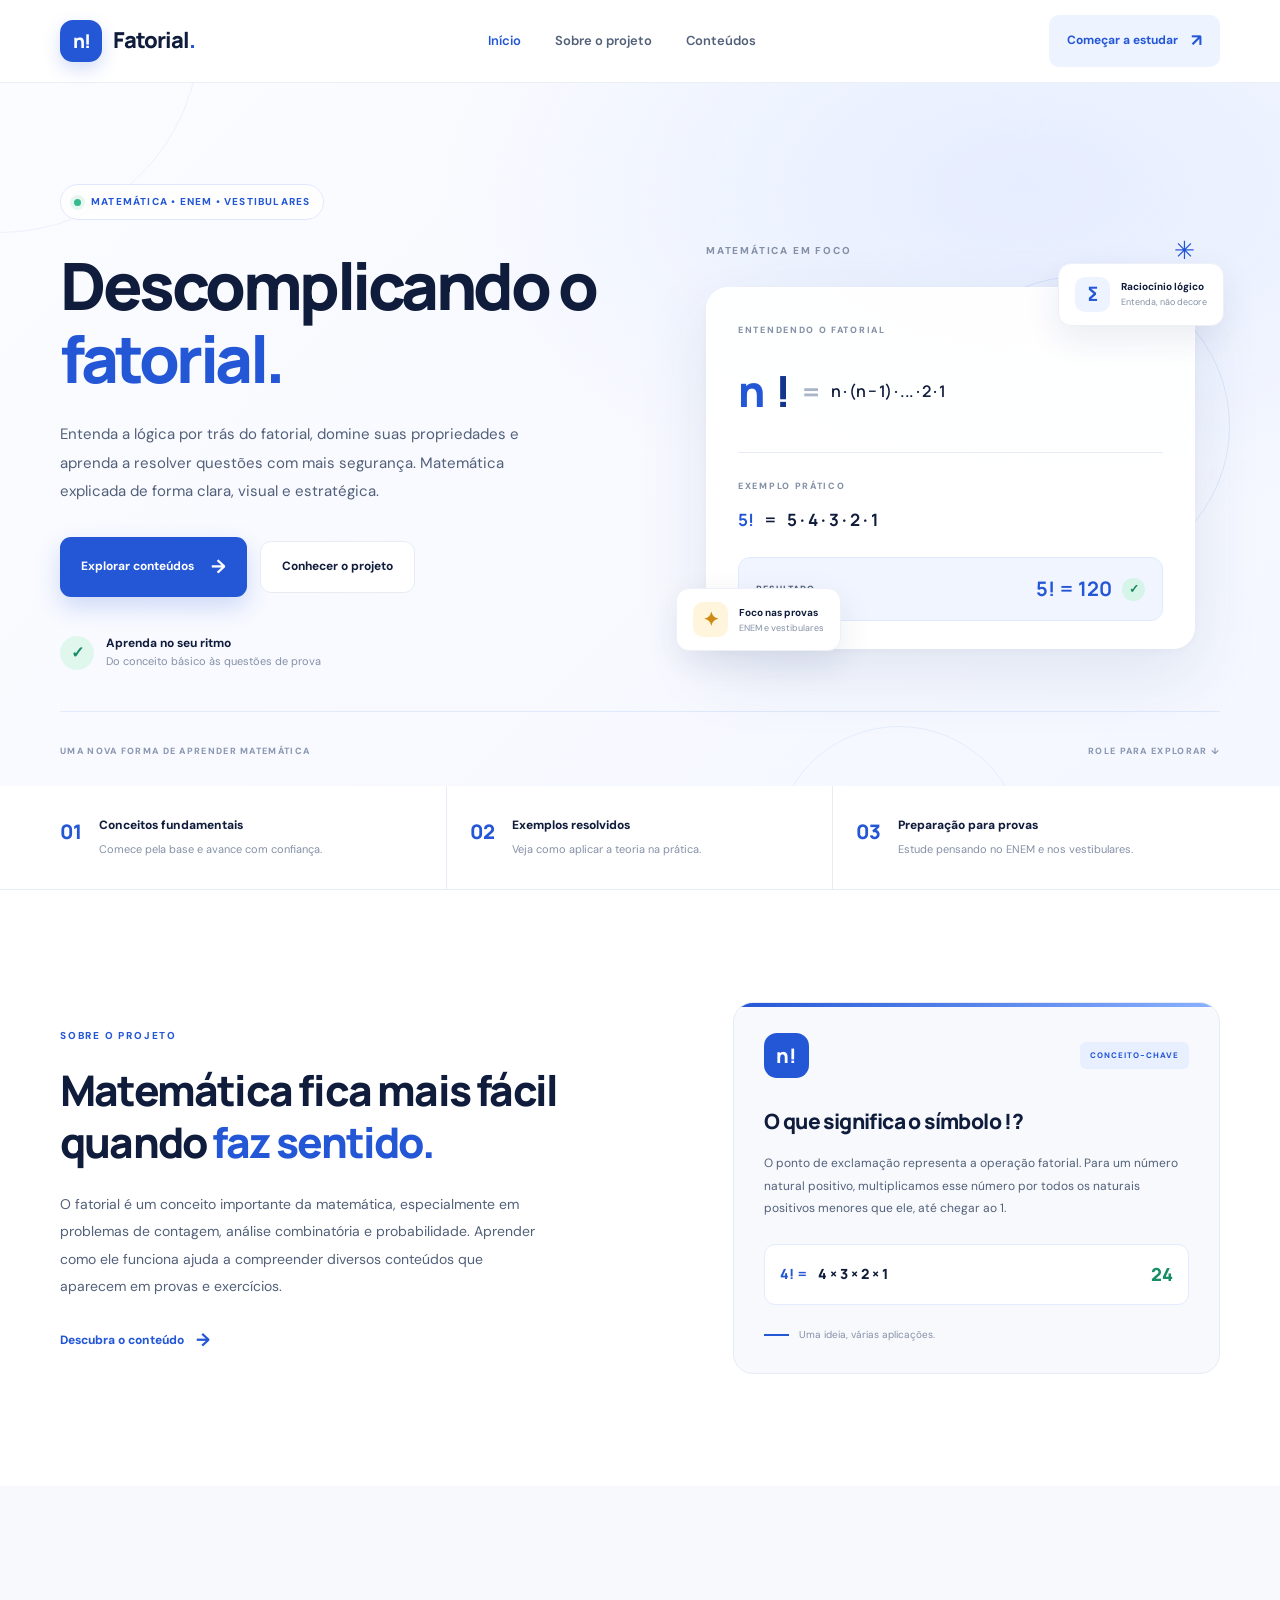
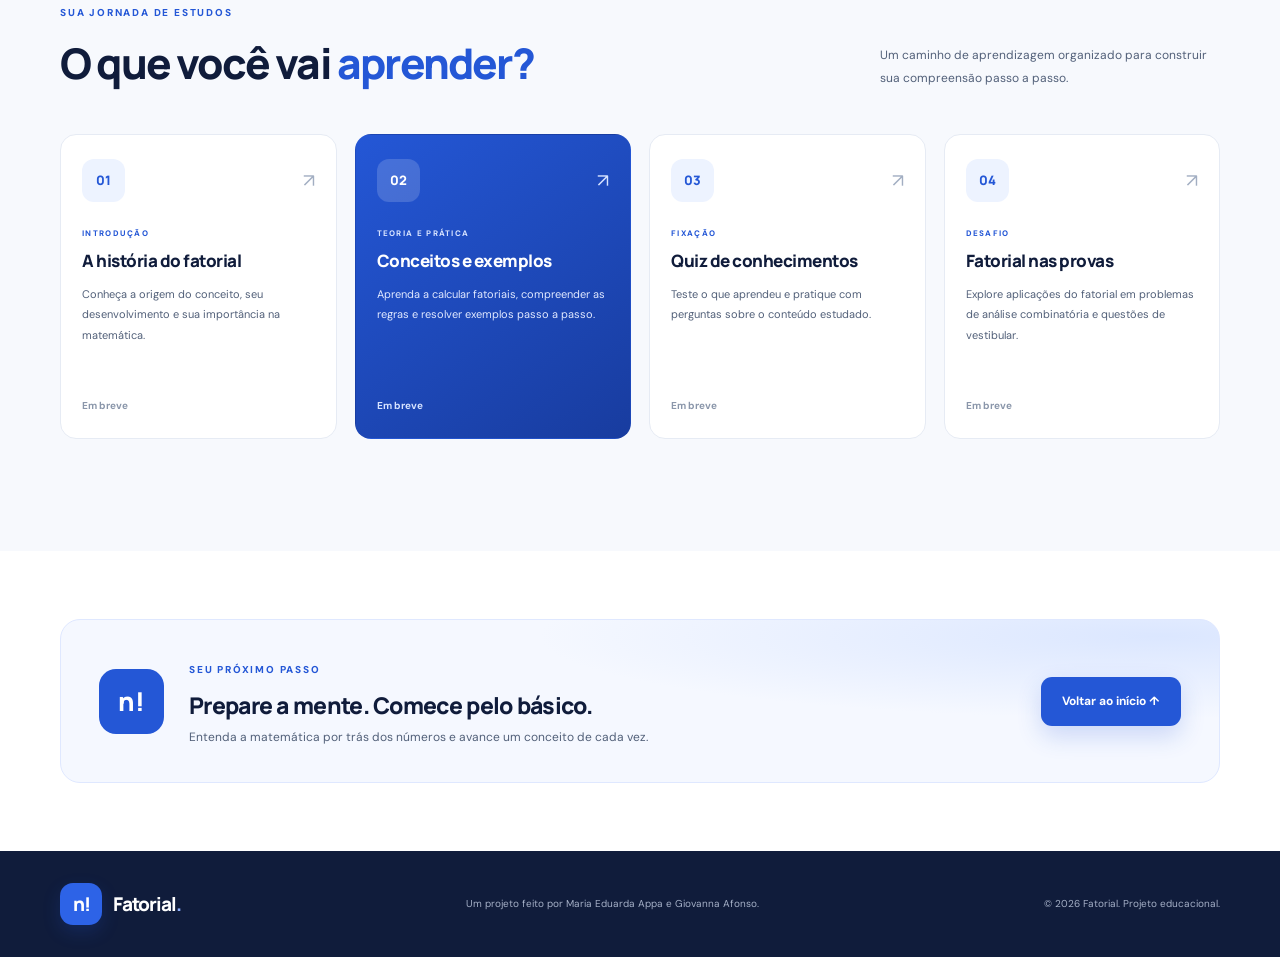
<file: index.html>
<!DOCTYPE html>
<html lang="pt-BR">
<head>
    <meta charset="UTF-8">
    <meta name="viewport" content="width=device-width, initial-scale=1.0">

    <title>Fatorial | Matemática para ENEM e Vestibulares</title>

    <meta name="description" content="Aprenda fatorial do zero, entenda suas propriedades e prepare-se para questões de matemática do ENEM e vestibulares.">

    <link rel="preconnect" href="https://fonts.googleapis.com">
    <link rel="preconnect" href="https://fonts.gstatic.com" crossorigin>

    <link href="https://fonts.googleapis.com/css2?family=DM+Sans:wght@400;500;600;700&family=Manrope:wght@400;500;600;700;800&display=swap" rel="stylesheet">

    <link rel="stylesheet" href="style.css">
</head>

<body>

    <!-- BARRA DE NAVEGAÇÃO -->
    <header class="header">
        <nav class="navbar container">

            <a href="index.html" class="logo">
                <span class="logo-icon">n!</span>
                <span>Fatorial<span class="logo-dot">.</span></span>
            </a>

            <div class="nav-links">
                <a href="#inicio" class="nav-link active">Início</a>
                <a href="#sobre" class="nav-link">Sobre o projeto</a>
                <a href="#conteudo" class="nav-link">Conteúdos</a>
            </div>

            <a href="#conteudo" class="nav-button">
                Começar a estudar
                <span>↗</span>
            </a>

            <button class="menu-toggle" id="menu-toggle"
                aria-label="Abrir menu" aria-expanded="false">
                ☰
            </button>

        </nav>
    </header>


    <main>

        <!-- SEÇÃO PRINCIPAL -->
        <section class="hero" id="inicio">

            <div class="hero-decoration decoration-one"></div>
            <div class="hero-decoration decoration-two"></div>

            <div class="container hero-grid">

                <div class="hero-content">

                    <div class="eyebrow">
                        <span class="status-dot"></span>
                        MATEMÁTICA • ENEM • VESTIBULARES
                    </div>

                    <h1>
                        Descomplicando o
                        <span>fatorial.</span>
                    </h1>

                    <p class="hero-description">
                        Entenda a lógica por trás do fatorial, domine suas
                        propriedades e aprenda a resolver questões com
                        mais segurança. Matemática explicada de forma
                        clara, visual e estratégica.
                    </p>

                    <div class="hero-actions">
                        <a href="#conteudo" class="button-primary">
                            Explorar conteúdos
                            <span>→</span>
                        </a>

                        <a href="#sobre" class="button-secondary">
                            Conhecer o projeto
                        </a>
                    </div>

                    <div class="hero-proof">
                        <div class="proof-icon">✓</div>
                        <p>
                            <strong>Aprenda no seu ritmo</strong>
                            <span>Do conceito básico às questões de prova</span>
                        </p>
                    </div>

                </div>


                <!-- PAINEL MATEMÁTICO -->
                <div class="hero-visual">

                    <div class="visual-top">
                        <span class="visual-label">
                            MATEMÁTICA EM FOCO
                        </span>
                        <span class="visual-symbol">✳</span>
                    </div>

                    <div class="formula-card">

                        <span class="formula-caption">
                            ENTENDENDO O FATORIAL
                        </span>

                        <div class="formula-main">
                            n<span>!</span>
                            <span class="formula-equals">=</span>
                            <span class="formula-product">
                                n · (n − 1) · ... · 2 · 1
                            </span>
                        </div>

                        <div class="formula-divider"></div>

                        <div class="example-label">
                            EXEMPLO PRÁTICO
                        </div>

                        <div class="example-equation">
                            <span class="blue-text">5!</span>
                            <span>=</span>
                            <span>5 · 4 · 3 · 2 · 1</span>
                        </div>

                        <div class="result-box">
                            <span>RESULTADO</span>
                            <strong>5! = 120</strong>
                            <span class="result-check">✓</span>
                        </div>

                    </div>

                    <div class="floating-note note-top">
                        <span class="note-icon">∑</span>
                        <span>
                            <strong>Raciocínio lógico</strong>
                            <small>Entenda, não decore</small>
                        </span>
                    </div>

                    <div class="floating-note note-bottom">
                        <span class="note-icon note-icon-light">✦</span>
                        <span>
                            <strong>Foco nas provas</strong>
                            <small>ENEM e vestibulares</small>
                        </span>
                    </div>

                    <div class="visual-circle circle-one"></div>
                    <div class="visual-circle circle-two"></div>

                </div>

            </div>

            <div class="hero-bottom container">
                <span>UMA NOVA FORMA DE APRENDER MATEMÁTICA</span>
                <span class="scroll-indicator">ROLE PARA EXPLORAR ↓</span>
            </div>

        </section>


        <!-- FAIXA DE DESTAQUES -->
        <section class="highlights">
            <div class="container highlights-grid">

                <div class="highlight-item">
                    <span class="highlight-number">01</span>
                    <div>
                        <strong>Conceitos fundamentais</strong>
                        <p>Comece pela base e avance com confiança.</p>
                    </div>
                </div>

                <div class="highlight-item">
                    <span class="highlight-number">02</span>
                    <div>
                        <strong>Exemplos resolvidos</strong>
                        <p>Veja como aplicar a teoria na prática.</p>
                    </div>
                </div>

                <div class="highlight-item">
                    <span class="highlight-number">03</span>
                    <div>
                        <strong>Preparação para provas</strong>
                        <p>Estude pensando no ENEM e nos vestibulares.</p>
                    </div>
                </div>

            </div>
        </section>


        <!-- APRESENTAÇÃO DO PROJETO -->
        <section class="about section-padding" id="sobre">

            <div class="container about-grid">

                <div class="section-heading">
                    <span class="section-kicker">SOBRE O PROJETO</span>

                    <h2>
                        Matemática fica mais fácil quando
                        <span>faz sentido.</span>
                    </h2>

                    <p>
                        O fatorial é um conceito importante da matemática,
                        especialmente em problemas de contagem, análise
                        combinatória e probabilidade. Aprender como ele
                        funciona ajuda a compreender diversos conteúdos
                        que aparecem em provas e exercícios.
                    </p>

                    <a href="#conteudo" class="text-link">
                        Descubra o conteúdo
                        <span>→</span>
                    </a>
                </div>


                <div class="about-card">
                    <div class="about-card-header">
                        <span class="mini-icon">n!</span>
                        <span class="card-tag">CONCEITO-CHAVE</span>
                    </div>

                    <h3>O que significa o símbolo !?</h3>

                    <p>
                        O ponto de exclamação representa a operação
                        fatorial. Para um número natural positivo,
                        multiplicamos esse número por todos os naturais
                        positivos menores que ele, até chegar ao 1.
                    </p>

                    <div class="mini-example">
                        <span>4! =</span>
                        <span>4 × 3 × 2 × 1</span>
                        <span class="mini-result">24</span>
                    </div>

                    <div class="about-card-footer">
                        <span class="footer-line"></span>
                        <span>Uma ideia, várias aplicações.</span>
                    </div>
                </div>

            </div>

        </section>


        <!-- PRÉVIA DOS CONTEÚDOS -->
        <section class="contents section-padding" id="conteudo">

            <div class="container">

                <div class="contents-heading">
                    <div>
                        <span class="section-kicker">SUA JORNADA DE ESTUDOS</span>
                        <h2>O que você vai <span>aprender?</span></h2>
                    </div>

                    <p>
                        Um caminho de aprendizagem organizado para
                        construir sua compreensão passo a passo.
                    </p>
                </div>


                <div class="content-grid">

                    <article class="content-card">
                        <div class="content-card-top">
                            <span class="content-icon icon-blue">01</span>
                            <span class="card-arrow">↗</span>
                        </div>

                        <span class="content-category">INTRODUÇÃO</span>

                        <h3>A história do fatorial</h3>

                        <p>
                            Conheça a origem do conceito, seu
                            desenvolvimento e sua importância na matemática.
                        </p>

                        <span class="content-status">Em breve</span>
                    </article>


                    <article class="content-card featured-card">
                        <div class="content-card-top">
                            <span class="content-icon icon-light">02</span>
                            <span class="card-arrow">↗</span>
                        </div>

                        <span class="content-category">TEORIA E PRÁTICA</span>

                        <h3>Conceitos e exemplos</h3>

                        <p>
                            Aprenda a calcular fatoriais, compreender
                            as regras e resolver exemplos passo a passo.
                        </p>

                        <span class="content-status">Em breve</span>
                    </article>


                    <article class="content-card">
                        <div class="content-card-top">
                            <span class="content-icon icon-blue">03</span>
                            <span class="card-arrow">↗</span>
                        </div>

                        <span class="content-category">FIXAÇÃO</span>

                        <h3>Quiz de conhecimentos</h3>

                        <p>
                            Teste o que aprendeu e pratique com
                            perguntas sobre o conteúdo estudado.
                        </p>

                        <span class="content-status">Em breve</span>
                    </article>


                    <article class="content-card">
                        <div class="content-card-top">
                            <span class="content-icon icon-blue">04</span>
                            <span class="card-arrow">↗</span>
                        </div>

                        <span class="content-category">DESAFIO</span>

                        <h3>Fatorial nas provas</h3>

                        <p>
                            Explore aplicações do fatorial em problemas
                            de análise combinatória e questões de vestibular.
                        </p>

                        <span class="content-status">Em breve</span>
                    </article>

                </div>

            </div>

        </section>


        <!-- CHAMADA FINAL -->
        <section class="final-cta">
            <div class="container cta-content">

                <div class="cta-symbol">n!</div>

                <div>
                    <span class="section-kicker">SEU PRÓXIMO PASSO</span>

                    <h2>Prepare a mente. Comece pelo básico.</h2>

                    <p>
                        Entenda a matemática por trás dos números
                        e avance um conceito de cada vez.
                    </p>
                </div>

                <a href="#inicio" class="button-primary cta-button">
                    Voltar ao início ↑
                </a>

            </div>
        </section>

    </main>


    <!-- RODAPÉ -->
    <footer class="footer">

        <div class="container footer-content">

            <a href="index.html" class="logo footer-logo">
                <span class="logo-icon">n!</span>
                <span>Fatorial<span class="logo-dot">.</span></span>
            </a>

            <p>
                Um projeto feito por Maria Eduarda Appa e Giovanna Afonso. 
            </p>

            <span class="copyright">
                © 2026 Fatorial. Projeto educacional.
            </span>

        </div>

    </footer>


    <script src="script.js"></script>

</body>
</html>
</file>
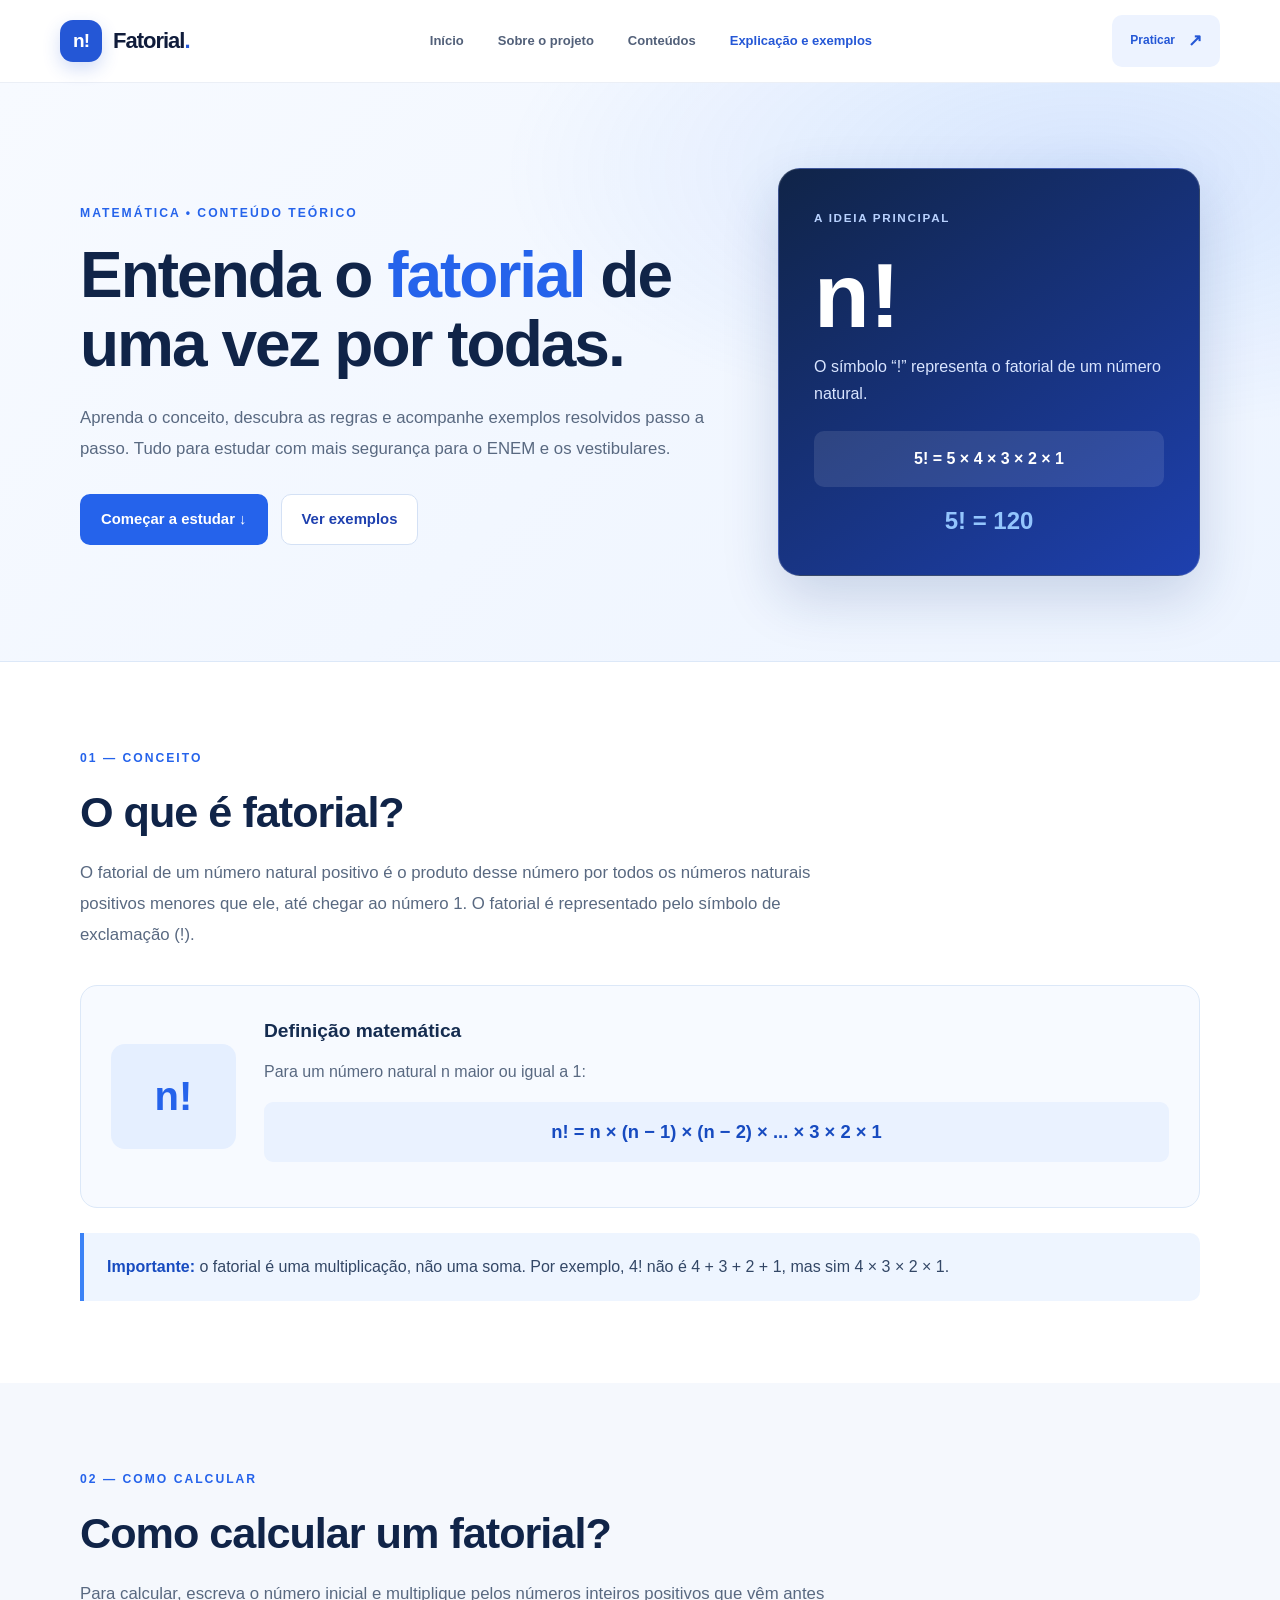
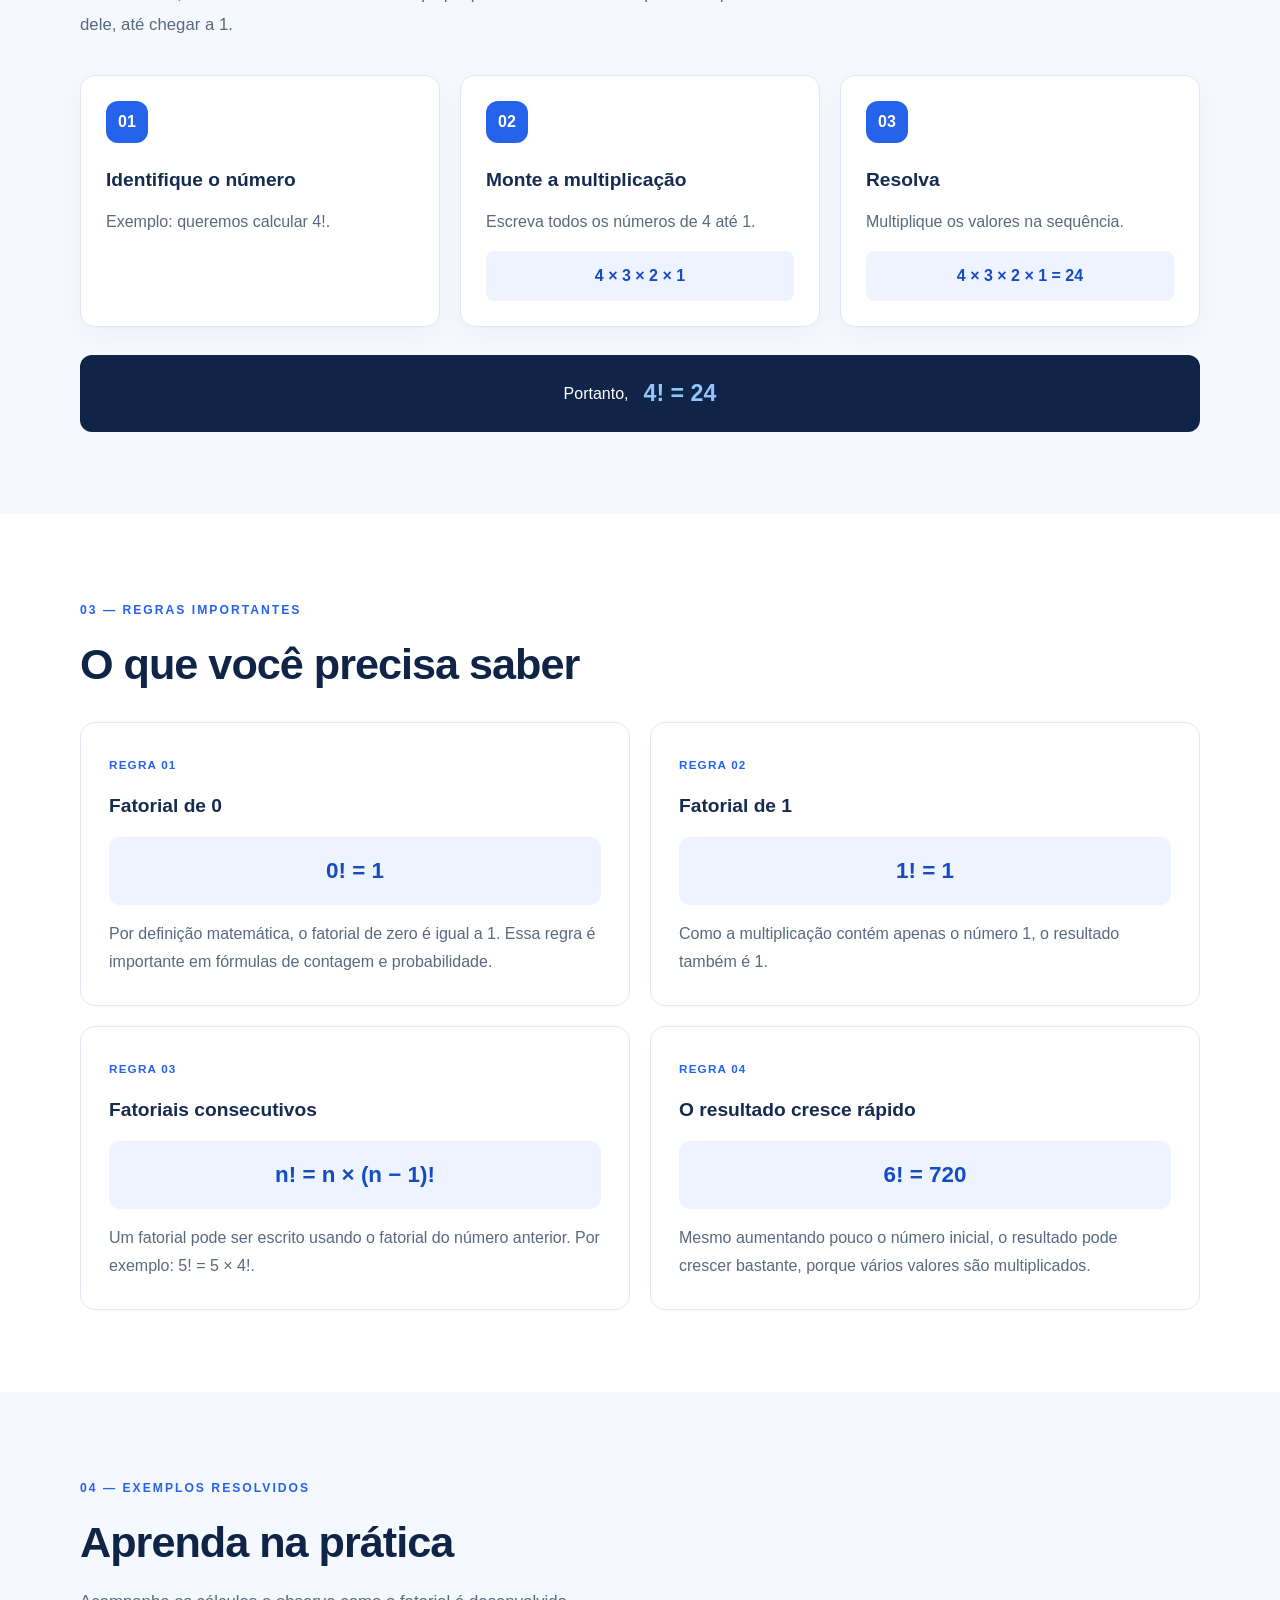
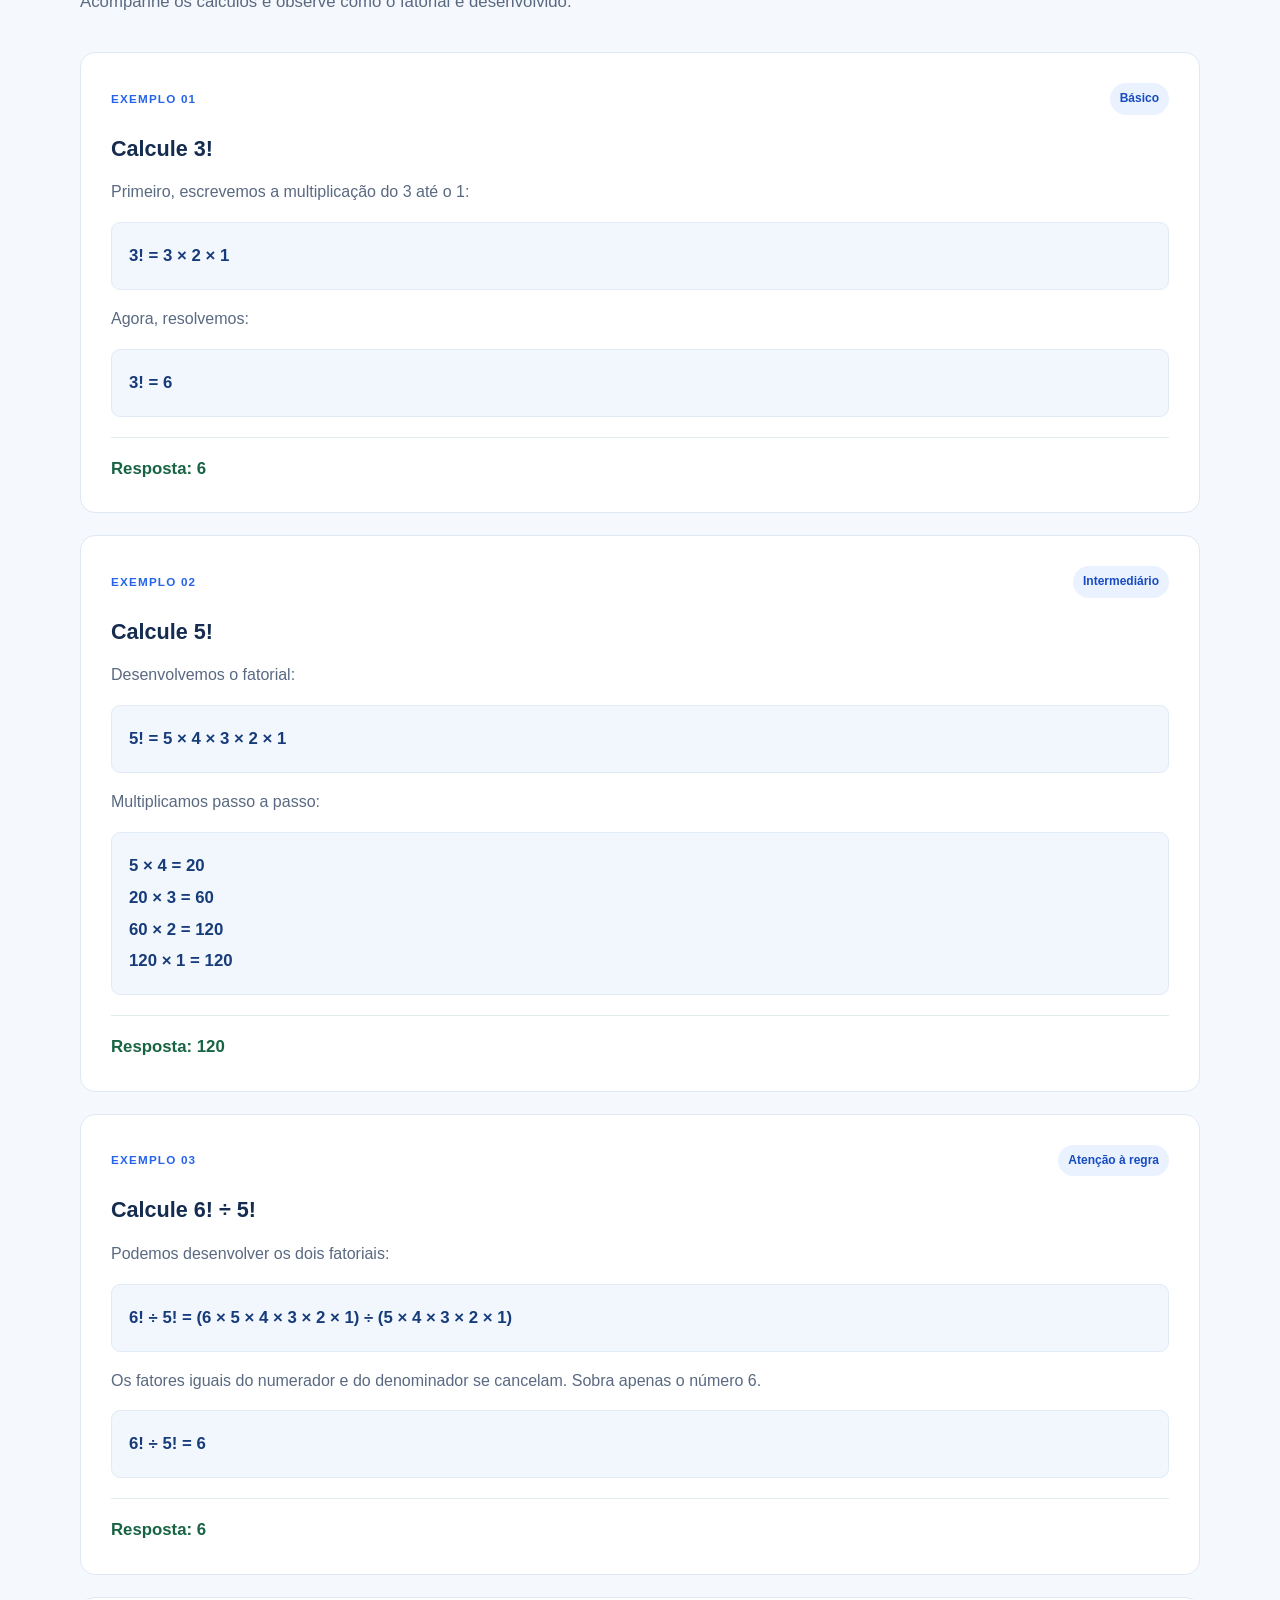
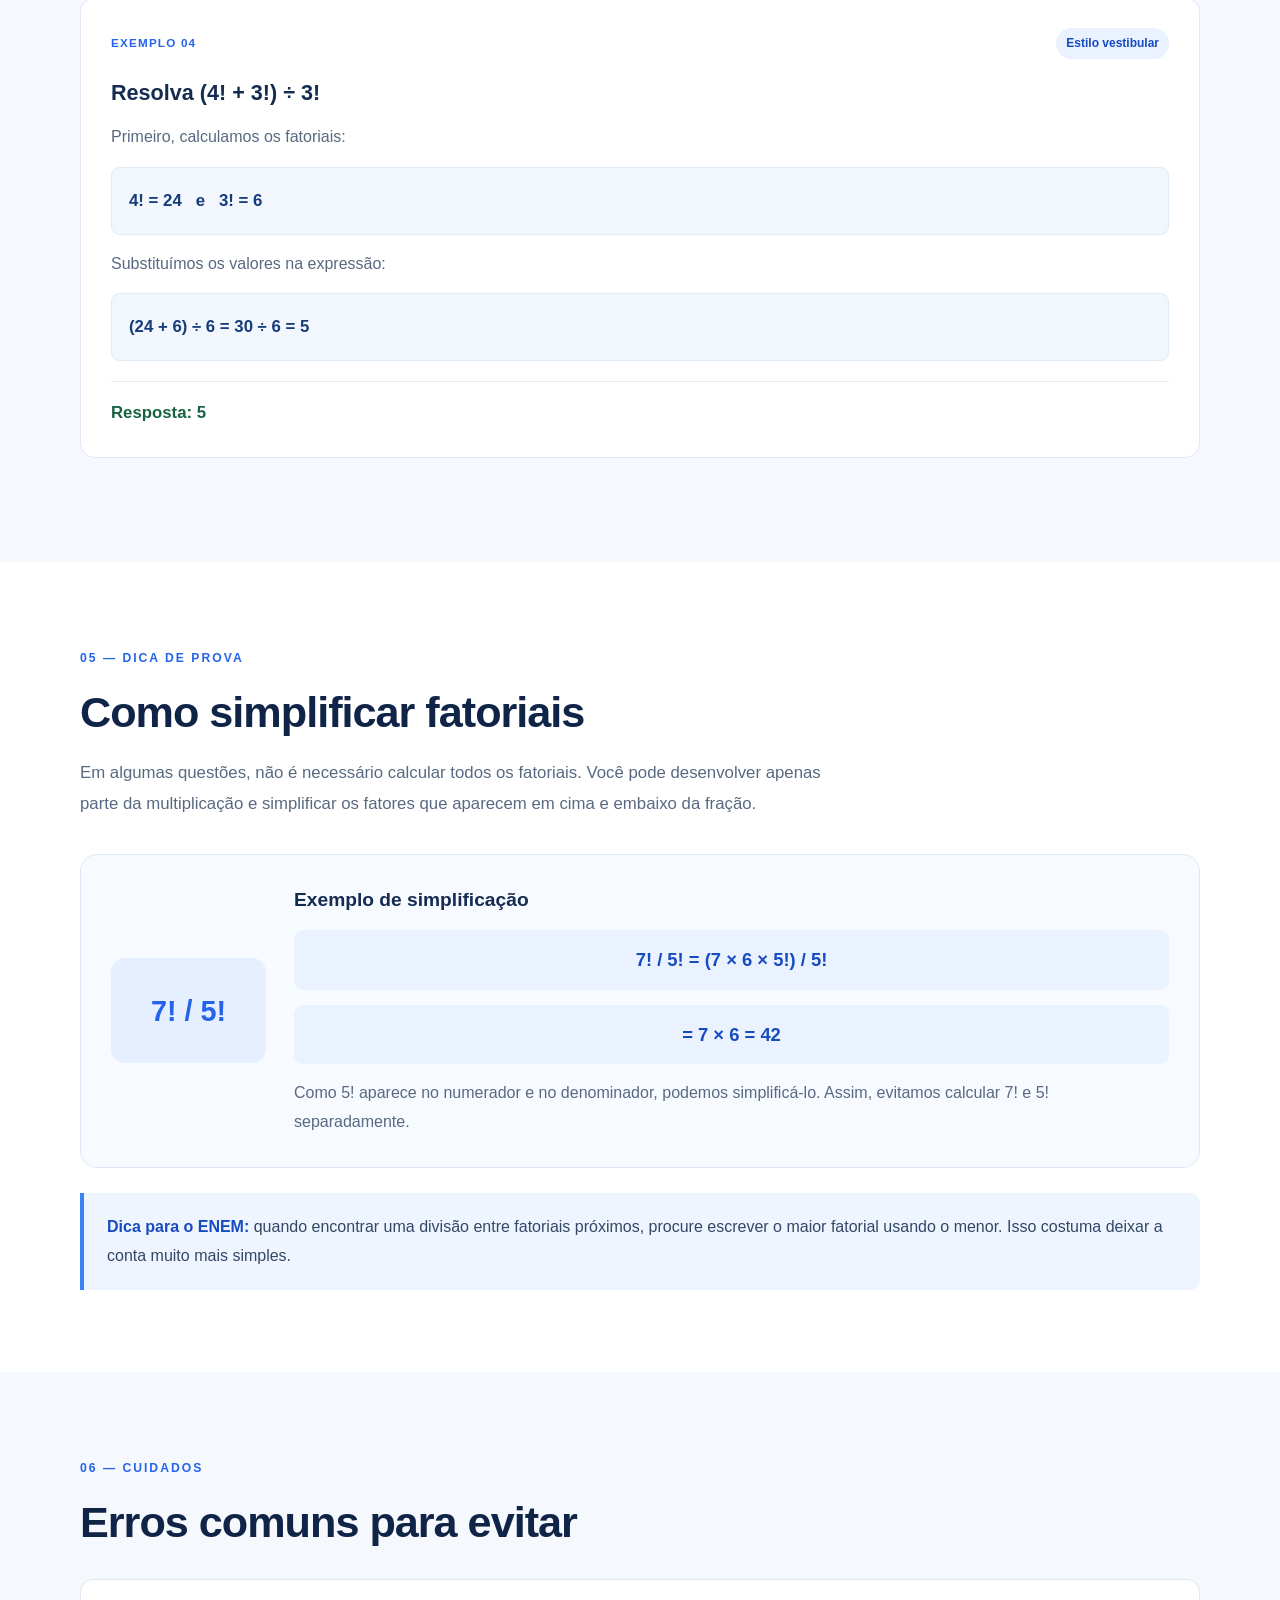
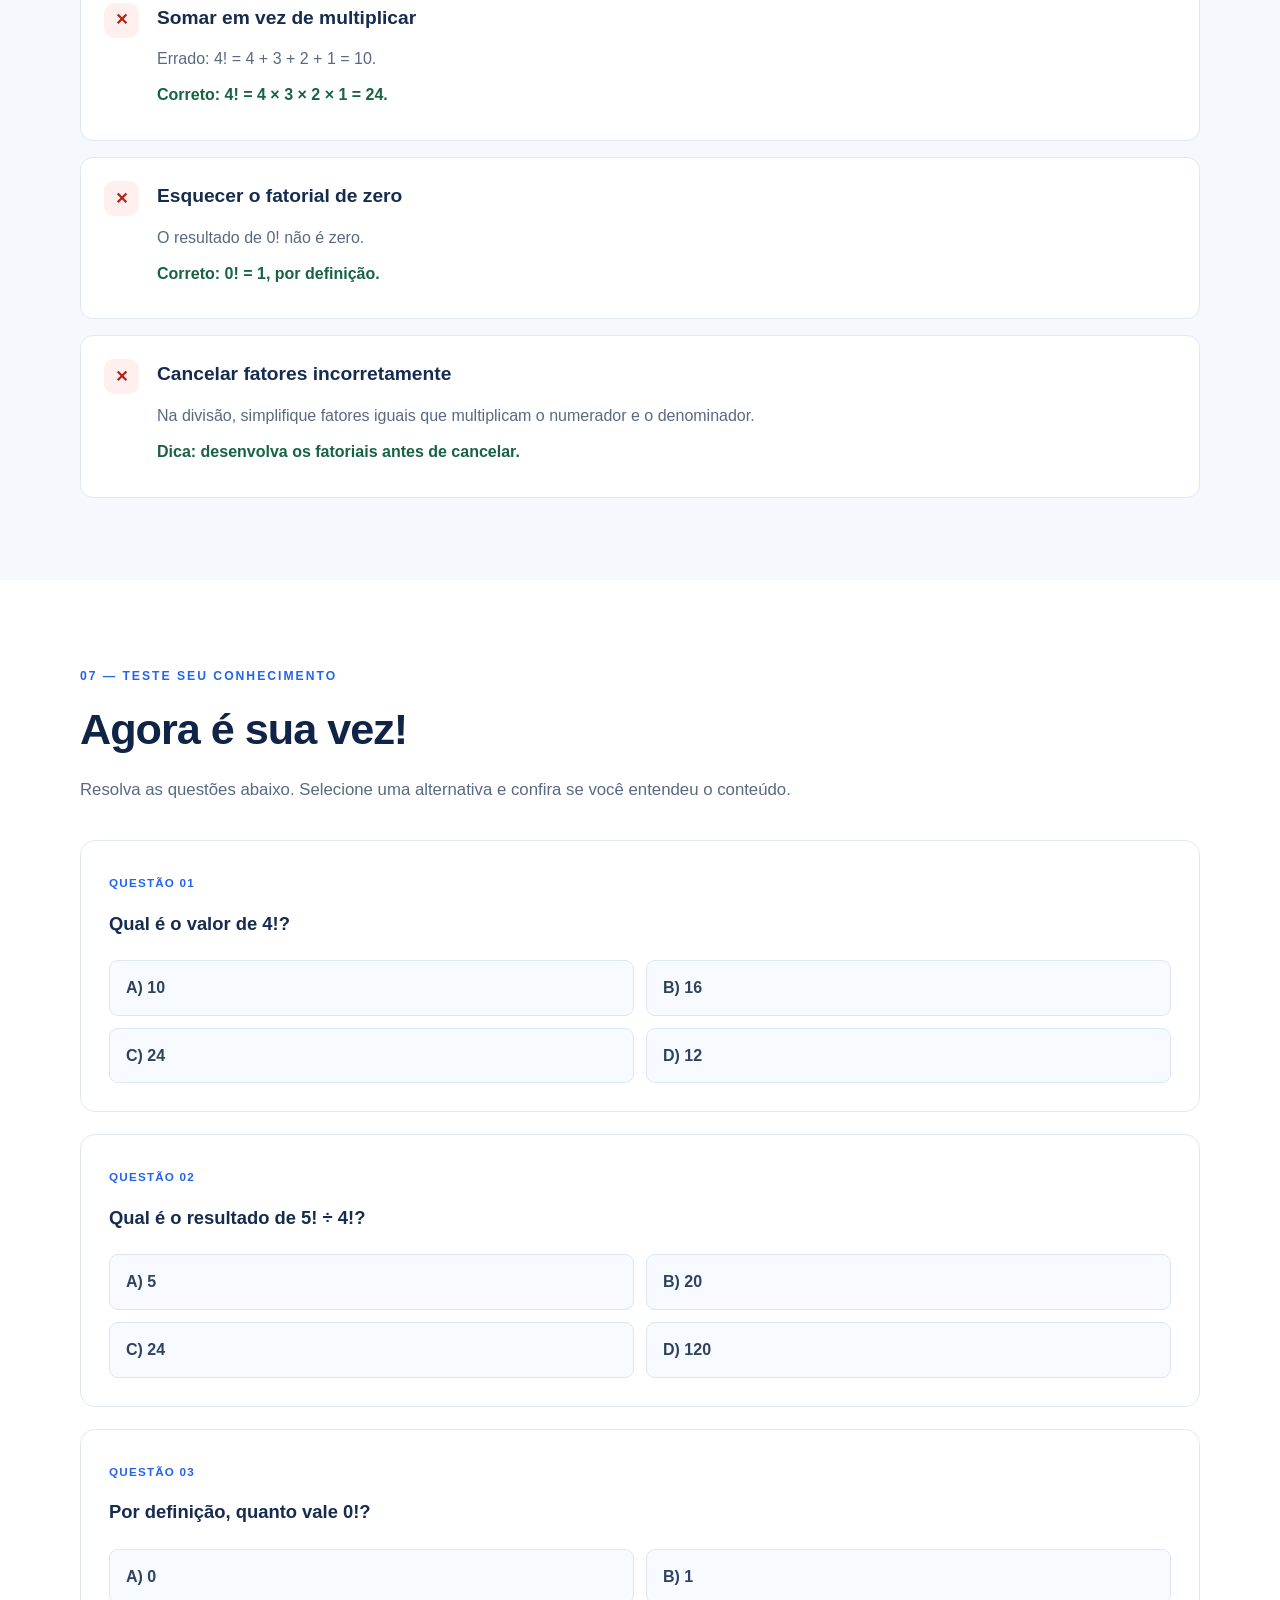
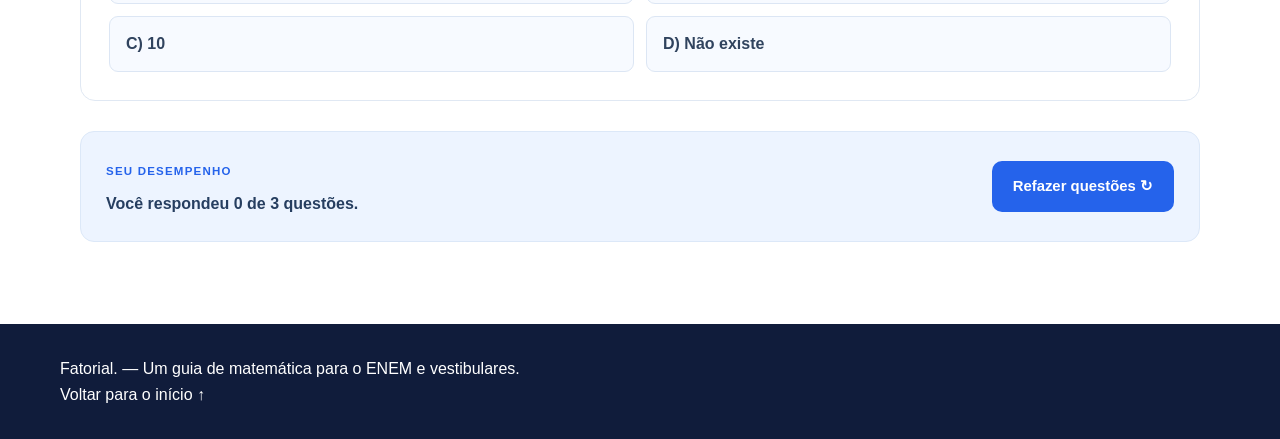
<file: explicacao.html>
<!DOCTYPE html>
<html lang="pt-BR">
<head>
  <meta charset="UTF-8">
  <meta name="viewport" content="width=device-width, initial-scale=1.0">
  <meta name="description" content="Aprenda o que é fatorial, como calcular e veja exemplos resolvidos para o ENEM e vestibulares.">
  <title>Explicação e Exemplos | Fatorial</title>
  <link rel="stylesheet" href="style.css">
</head>

<body>

  <!-- CABEÇALHO E MENU -->
  <header class="header">
    <div class="container navbar">
      <a href="index.html" class="logo">
        <span class="logo-icon">n!</span>
        <span>Fatorial<span class="logo-dot">.</span></span>
      </a>

      <div class="nav-links">
        <a href="index.html#inicio" class="nav-link">Início</a>
        <a href="index.html#sobre" class="nav-link">Sobre o projeto</a>
        <a href="index.html#conteudo" class="nav-link">Conteúdos</a>
        <a href="explicacao.html" class="nav-link active">Explicação e exemplos</a>
      </div>

      <a href="#exercicios" class="nav-button">
        Praticar <span>↗</span>
      </a>

      <button class="menu-toggle" id="menu-toggle"
        aria-label="Abrir menu" aria-expanded="false">☰</button>
    </div>
  </header>

  <main>

    <!-- APRESENTAÇÃO -->
    <section class="fx-hero">
      <div class="fx-container fx-hero-grid">
        <div>
          <span class="fx-kicker">MATEMÁTICA • CONTEÚDO TEÓRICO</span>
          <h1>Entenda o <span>fatorial</span> de uma vez por todas.</h1>
          <p class="fx-hero-text">
            Aprenda o conceito, descubra as regras e acompanhe exemplos
            resolvidos passo a passo. Tudo para estudar com mais segurança
            para o ENEM e os vestibulares.
          </p>
          <div class="fx-hero-actions">
            <a href="#conceito" class="fx-button fx-button-primary">Começar a estudar ↓</a>
            <a href="#exemplos" class="fx-button fx-button-secondary">Ver exemplos</a>
          </div>
        </div>

        <div class="fx-formula-card">
          <span class="fx-card-label">A IDEIA PRINCIPAL</span>
          <div class="fx-big-formula">n!</div>
          <p>O símbolo “!” representa o fatorial de um número natural.</p>
          <div class="fx-formula-line">5! = 5 × 4 × 3 × 2 × 1</div>
          <div class="fx-result">5! = 120</div>
        </div>
      </div>
    </section>

    <!-- CONCEITO -->
    <section class="fx-section" id="conceito">
      <div class="fx-container">
        <span class="fx-kicker">01 — CONCEITO</span>
        <h2>O que é fatorial?</h2>
        <p class="fx-intro">
          O fatorial de um número natural positivo é o produto desse número
          por todos os números naturais positivos menores que ele, até chegar
          ao número 1. O fatorial é representado pelo símbolo de exclamação (!).
        </p>

        <div class="fx-definition">
          <div class="fx-definition-symbol">n!</div>
          <div>
            <h3>Definição matemática</h3>
            <p>
              Para um número natural n maior ou igual a 1:
            </p>
            <div class="fx-math">n! = n × (n − 1) × (n − 2) × ... × 3 × 2 × 1</div>
          </div>
        </div>

        <div class="fx-note">
          <strong>Importante:</strong> o fatorial é uma multiplicação, não uma
          soma. Por exemplo, 4! não é 4 + 3 + 2 + 1, mas sim 4 × 3 × 2 × 1.
        </div>
      </div>
    </section>

    <!-- COMO CALCULAR -->
    <section class="fx-section fx-section-soft" id="calculo">
      <div class="fx-container">
        <span class="fx-kicker">02 — COMO CALCULAR</span>
        <h2>Como calcular um fatorial?</h2>
        <p class="fx-intro">
          Para calcular, escreva o número inicial e multiplique pelos números
          inteiros positivos que vêm antes dele, até chegar a 1.
        </p>

        <div class="fx-steps">
          <article class="fx-step">
            <span class="fx-step-number">01</span>
            <h3>Identifique o número</h3>
            <p>Exemplo: queremos calcular 4!.</p>
          </article>
          <article class="fx-step">
            <span class="fx-step-number">02</span>
            <h3>Monte a multiplicação</h3>
            <p>Escreva todos os números de 4 até 1.</p>
            <div class="fx-mini-formula">4 × 3 × 2 × 1</div>
          </article>
          <article class="fx-step">
            <span class="fx-step-number">03</span>
            <h3>Resolva</h3>
            <p>Multiplique os valores na sequência.</p>
            <div class="fx-mini-formula">4 × 3 × 2 × 1 = 24</div>
          </article>
        </div>

        <div class="fx-answer-banner">
          <span>Portanto,</span>
          <strong>4! = 24</strong>
        </div>
      </div>
    </section>

    <!-- REGRAS IMPORTANTES -->
    <section class="fx-section" id="regras">
      <div class="fx-container">
        <span class="fx-kicker">03 — REGRAS IMPORTANTES</span>
        <h2>O que você precisa saber</h2>

        <div class="fx-rule-grid">
          <article class="fx-rule-card">
            <span class="fx-rule-tag">REGRA 01</span>
            <h3>Fatorial de 0</h3>
            <div class="fx-rule-formula">0! = 1</div>
            <p>
              Por definição matemática, o fatorial de zero é igual a 1.
              Essa regra é importante em fórmulas de contagem e probabilidade.
            </p>
          </article>

          <article class="fx-rule-card">
            <span class="fx-rule-tag">REGRA 02</span>
            <h3>Fatorial de 1</h3>
            <div class="fx-rule-formula">1! = 1</div>
            <p>
              Como a multiplicação contém apenas o número 1, o resultado
              também é 1.
            </p>
          </article>

          <article class="fx-rule-card">
            <span class="fx-rule-tag">REGRA 03</span>
            <h3>Fatoriais consecutivos</h3>
            <div class="fx-rule-formula">n! = n × (n − 1)!</div>
            <p>
              Um fatorial pode ser escrito usando o fatorial do número
              anterior. Por exemplo: 5! = 5 × 4!.
            </p>
          </article>

          <article class="fx-rule-card">
            <span class="fx-rule-tag">REGRA 04</span>
            <h3>O resultado cresce rápido</h3>
            <div class="fx-rule-formula">6! = 720</div>
            <p>
              Mesmo aumentando pouco o número inicial, o resultado pode
              crescer bastante, porque vários valores são multiplicados.
            </p>
          </article>
        </div>
      </div>
    </section>

    <!-- EXEMPLOS RESOLVIDOS -->
    <section class="fx-section fx-section-soft" id="exemplos">
      <div class="fx-container">
        <span class="fx-kicker">04 — EXEMPLOS RESOLVIDOS</span>
        <h2>Aprenda na prática</h2>
        <p class="fx-intro">
          Acompanhe os cálculos e observe como o fatorial é desenvolvido.
        </p>

        <article class="fx-example">
          <div class="fx-example-heading">
            <span class="fx-example-number">EXEMPLO 01</span>
            <span class="fx-level">Básico</span>
          </div>
          <h3>Calcule 3!</h3>
          <p>Primeiro, escrevemos a multiplicação do 3 até o 1:</p>
          <div class="fx-calculation">3! = 3 × 2 × 1</div>
          <p>Agora, resolvemos:</p>
          <div class="fx-calculation">3! = 6</div>
          <div class="fx-example-result"><strong>Resposta: 6</strong></div>
        </article>

        <article class="fx-example">
          <div class="fx-example-heading">
            <span class="fx-example-number">EXEMPLO 02</span>
            <span class="fx-level">Intermediário</span>
          </div>
          <h3>Calcule 5!</h3>
          <p>Desenvolvemos o fatorial:</p>
          <div class="fx-calculation">5! = 5 × 4 × 3 × 2 × 1</div>
          <p>Multiplicamos passo a passo:</p>
          <div class="fx-calculation">
            5 × 4 = 20<br>
            20 × 3 = 60<br>
            60 × 2 = 120<br>
            120 × 1 = 120
          </div>
          <div class="fx-example-result"><strong>Resposta: 120</strong></div>
        </article>

        <article class="fx-example">
          <div class="fx-example-heading">
            <span class="fx-example-number">EXEMPLO 03</span>
            <span class="fx-level">Atenção à regra</span>
          </div>
          <h3>Calcule 6! ÷ 5!</h3>
          <p>Podemos desenvolver os dois fatoriais:</p>
          <div class="fx-calculation">
            6! ÷ 5! = (6 × 5 × 4 × 3 × 2 × 1) ÷ (5 × 4 × 3 × 2 × 1)
          </div>
          <p>
            Os fatores iguais do numerador e do denominador se cancelam.
            Sobra apenas o número 6.
          </p>
          <div class="fx-calculation">6! ÷ 5! = 6</div>
          <div class="fx-example-result"><strong>Resposta: 6</strong></div>
        </article>

        <article class="fx-example">
          <div class="fx-example-heading">
            <span class="fx-example-number">EXEMPLO 04</span>
            <span class="fx-level">Estilo vestibular</span>
          </div>
          <h3>Resolva (4! + 3!) ÷ 3!</h3>
          <p>Primeiro, calculamos os fatoriais:</p>
          <div class="fx-calculation">4! = 24 &nbsp; e &nbsp; 3! = 6</div>
          <p>Substituímos os valores na expressão:</p>
          <div class="fx-calculation">(24 + 6) ÷ 6 = 30 ÷ 6 = 5</div>
          <div class="fx-example-result"><strong>Resposta: 5</strong></div>
        </article>
      </div>
    </section>

    <!-- SIMPLIFICAÇÃO -->
    <section class="fx-section" id="simplificacao">
      <div class="fx-container">
        <span class="fx-kicker">05 — DICA DE PROVA</span>
        <h2>Como simplificar fatoriais</h2>
        <p class="fx-intro">
          Em algumas questões, não é necessário calcular todos os fatoriais.
          Você pode desenvolver apenas parte da multiplicação e simplificar
          os fatores que aparecem em cima e embaixo da fração.
        </p>

        <div class="fx-definition fx-simplify">
          <div class="fx-definition-symbol">7! / 5!</div>
          <div>
            <h3>Exemplo de simplificação</h3>
            <div class="fx-math">7! / 5! = (7 × 6 × 5!) / 5!</div>
            <div class="fx-math">= 7 × 6 = 42</div>
            <p>
              Como 5! aparece no numerador e no denominador, podemos
              simplificá-lo. Assim, evitamos calcular 7! e 5! separadamente.
            </p>
          </div>
        </div>

        <div class="fx-note">
          <strong>Dica para o ENEM:</strong> quando encontrar uma divisão
          entre fatoriais próximos, procure escrever o maior fatorial
          usando o menor. Isso costuma deixar a conta muito mais simples.
        </div>
      </div>
    </section>

    <!-- ERROS COMUNS -->
    <section class="fx-section fx-section-soft" id="erros">
      <div class="fx-container">
        <span class="fx-kicker">06 — CUIDADOS</span>
        <h2>Erros comuns para evitar</h2>

        <div class="fx-mistakes">
          <div class="fx-mistake">
            <span class="fx-cross">✕</span>
            <div>
              <h3>Somar em vez de multiplicar</h3>
              <p>Errado: 4! = 4 + 3 + 2 + 1 = 10.</p>
              <p class="fx-correct">Correto: 4! = 4 × 3 × 2 × 1 = 24.</p>
            </div>
          </div>

          <div class="fx-mistake">
            <span class="fx-cross">✕</span>
            <div>
              <h3>Esquecer o fatorial de zero</h3>
              <p>O resultado de 0! não é zero.</p>
              <p class="fx-correct">Correto: 0! = 1, por definição.</p>
            </div>
          </div>

          <div class="fx-mistake">
            <span class="fx-cross">✕</span>
            <div>
              <h3>Cancelar fatores incorretamente</h3>
              <p>Na divisão, simplifique fatores iguais que multiplicam o numerador e o denominador.</p>
              <p class="fx-correct">Dica: desenvolva os fatoriais antes de cancelar.</p>
            </div>
          </div>
        </div>
      </div>
    </section>

    <!-- EXERCÍCIOS -->
    <section class="fx-section" id="exercicios">
      <div class="fx-container">
        <span class="fx-kicker">07 — TESTE SEU CONHECIMENTO</span>
        <h2>Agora é sua vez!</h2>
        <p class="fx-intro">
          Resolva as questões abaixo. Selecione uma alternativa e confira
          se você entendeu o conteúdo.
        </p>

        <div class="fx-question" id="question-one">
          <span class="fx-question-label">QUESTÃO 01</span>
          <h3>Qual é o valor de 4!?</h3>
          <div class="fx-options">
            <button class="fx-option" data-question="one" data-answer="a">A) 10</button>
            <button class="fx-option" data-question="one" data-answer="b">B) 16</button>
            <button class="fx-option" data-question="one" data-answer="c">C) 24</button>
            <button class="fx-option" data-question="one" data-answer="d">D) 12</button>
          </div>
          <p class="fx-feedback" id="feedback-one" aria-live="polite"></p>
        </div>

        <div class="fx-question" id="question-two">
          <span class="fx-question-label">QUESTÃO 02</span>
          <h3>Qual é o resultado de 5! ÷ 4!?</h3>
          <div class="fx-options">
            <button class="fx-option" data-question="two" data-answer="a">A) 5</button>
            <button class="fx-option" data-question="two" data-answer="b">B) 20</button>
            <button class="fx-option" data-question="two" data-answer="c">C) 24</button>
            <button class="fx-option" data-question="two" data-answer="d">D) 120</button>
          </div>
          <p class="fx-feedback" id="feedback-two" aria-live="polite"></p>
        </div>

        <div class="fx-question" id="question-three">
          <span class="fx-question-label">QUESTÃO 03</span>
          <h3>Por definição, quanto vale 0!?</h3>
          <div class="fx-options">
            <button class="fx-option" data-question="three" data-answer="a">A) 0</button>
            <button class="fx-option" data-question="three" data-answer="b">B) 1</button>
            <button class="fx-option" data-question="three" data-answer="c">C) 10</button>
            <button class="fx-option" data-question="three" data-answer="d">D) Não existe</button>
          </div>
          <p class="fx-feedback" id="feedback-three" aria-live="polite"></p>
        </div>

        <div class="fx-score">
          <div>
            <span class="fx-score-label">SEU DESEMPENHO</span>
            <p id="score-text">Você respondeu 0 de 3 questões.</p>
          </div>
          <button class="fx-button fx-button-primary" id="reset-quiz">Refazer questões ↻</button>
        </div>
      </div>
    </section>


  <!-- RODAPÉ -->
  <footer class="footer">
    <div class="container">
      <p>Fatorial. — Um guia de matemática para o ENEM e vestibulares.</p>
      <a href="index.html">Voltar para o início ↑</a>
    </div>
  </footer>

  <script src="script.js"></script>

  <!-- INTERAÇÕES DESTA PÁGINA -->
  <script>
    const correctAnswers = {
      one: "c",
      two: "a",
      three: "b"
    };

    const explanations = {
      one: "4! = 4 × 3 × 2 × 1 = 24.",
      two: "5! ÷ 4! = (5 × 4!) ÷ 4! = 5.",
      three: "Por definição matemática, 0! = 1."
    };

    const answered = {};

    function updateScore() {
      const totalAnswered = Object.keys(answered).length;
      const correctCount = Object.keys(answered).filter(
        question => answered[question] === correctAnswers[question]
      ).length;

      document.getElementById("score-text").textContent =
        `Você acertou ${correctCount} de ${totalAnswered} questão(ões) respondida(s).`;
    }

    document.querySelectorAll(".fx-option").forEach(button => {
      button.addEventListener("click", () => {
        const question = button.dataset.question;
        const answer = button.dataset.answer;
        const feedback = document.getElementById(`feedback-${question}`);

        if (answered[question]) return;

        answered[question] = answer;

        const options = document.querySelectorAll(
          `.fx-option[data-question="${question}"]`
        );

        options.forEach(option => {
          option.disabled = true;

          if (option.dataset.answer === correctAnswers[question]) {
            option.classList.add("fx-correct-option");
          }
        });

        if (answer === correctAnswers[question]) {
          feedback.textContent = `Correto! ${explanations[question]}`;
          feedback.className = "fx-feedback fx-feedback-correct";
        } else {
          feedback.textContent = `Ainda não. ${explanations[question]}`;
          feedback.className = "fx-feedback fx-feedback-wrong";
          button.classList.add("fx-wrong-option");
        }

        updateScore();
      });
    });

    document.getElementById("reset-quiz").addEventListener("click", () => {
      Object.keys(answered).forEach(key => delete answered[key]);

      document.querySelectorAll(".fx-option").forEach(button => {
        button.disabled = false;
        button.classList.remove("fx-correct-option", "fx-wrong-option");
      });

      document.querySelectorAll(".fx-feedback").forEach(feedback => {
        feedback.textContent = "";
        feedback.className = "fx-feedback";
      });

      document.getElementById("score-text").textContent =
        "Você respondeu 0 de 3 questões.";
    });
  </script>

</body>
</html>
</file>
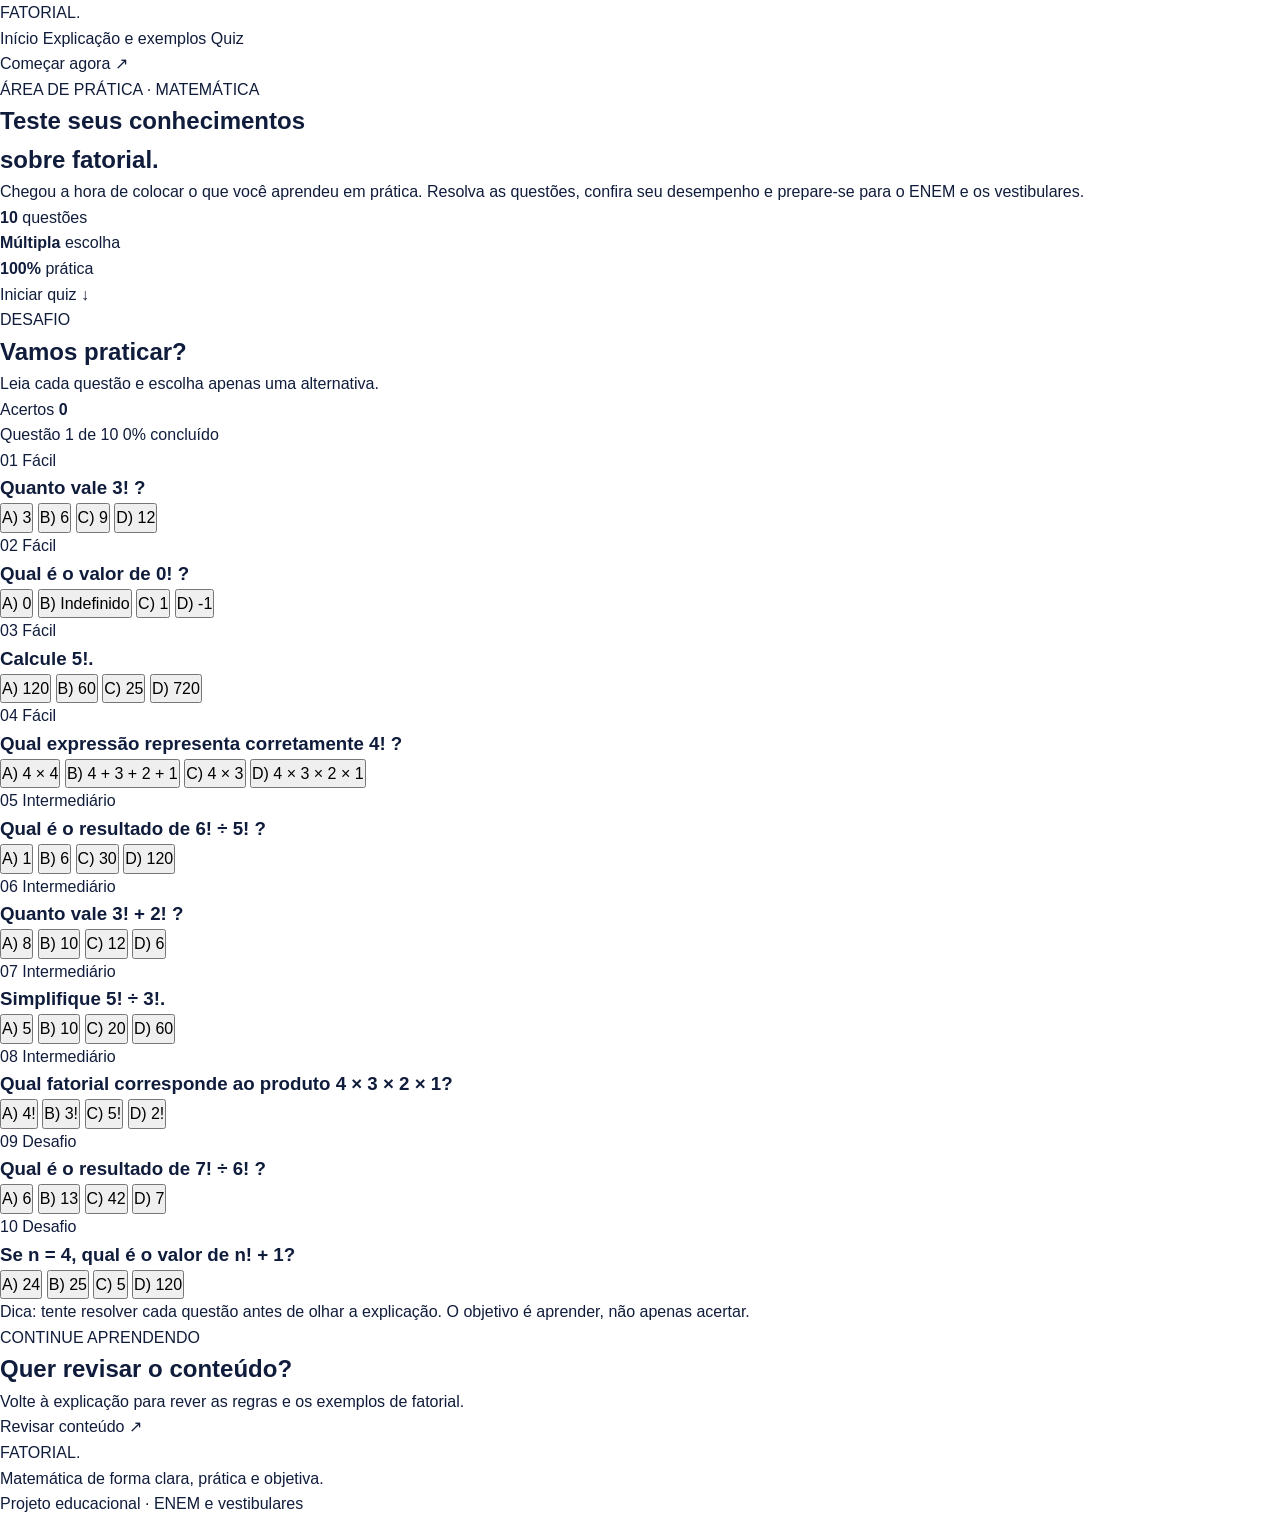
<file: quiz.html>
<!DOCTYPE html>
<html lang="pt-BR">
<head>
  <meta charset="UTF-8">
  <meta name="viewport" content="width=device-width, initial-scale=1.0">
  <title>Quiz de Fatorial | Fatorial</title>
  <link rel="stylesheet" href="style.css">
</head>
<body class="qz-body">

  <header class="qz-header">
    <a href="index.html" class="qz-logo">FATORIAL<span>.</span></a>

    <nav class="qz-nav">
      <a href="index.html">Início</a>
      <a href="explicacao.html">Explicação e exemplos</a>
      <a href="quiz.html" class="qz-active">Quiz</a>
    </nav>

    <a href="#quiz" class="qz-header-button">Começar agora ↗</a>
  </header>

  <main>
    <section class="qz-hero">
      <span class="qz-tag">ÁREA DE PRÁTICA · MATEMÁTICA</span>

      <h1>Teste seus conhecimentos<br>sobre <span>fatorial.</span></h1>

      <p>
        Chegou a hora de colocar o que você aprendeu em prática.
        Resolva as questões, confira seu desempenho e prepare-se
        para o ENEM e os vestibulares.
      </p>

      <div class="qz-hero-info">
        <div>
          <strong>10</strong>
          <span>questões</span>
        </div>
        <div>
          <strong>Múltipla</strong>
          <span>escolha</span>
        </div>
        <div>
          <strong>100%</strong>
          <span>prática</span>
        </div>
      </div>

      <a href="#quiz" class="qz-main-button">Iniciar quiz <span>↓</span></a>
    </section>

    <section class="qz-quiz-section" id="quiz">
      <div class="qz-section-heading">
        <div>
          <span class="qz-tag">DESAFIO</span>
          <h2>Vamos praticar?</h2>
          <p>Leia cada questão e escolha apenas uma alternativa.</p>
        </div>
        <div class="qz-score-mini">
          <span>Acertos</span>
          <strong id="qz-score">0</strong>
        </div>
      </div>

      <div class="qz-progress-area">
        <div class="qz-progress-text">
          <span id="qz-progress-label">Questão 1 de 10</span>
          <span id="qz-progress-number">0% concluído</span>
        </div>
        <div class="qz-progress-track">
          <div class="qz-progress-fill" id="qz-progress-fill"></div>
        </div>
      </div>

      <div id="qz-questions">

        <article class="qz-question" data-answer="b"
          data-explanation="O fatorial de 3 é 3 × 2 × 1, que resulta em 6.">
          <div class="qz-question-top">
            <span class="qz-number">01</span>
            <span class="qz-level">Fácil</span>
          </div>
          <h3>Quanto vale 3! ?</h3>
          <div class="qz-options">
            <button class="qz-option" data-choice="a">A) 3</button>
            <button class="qz-option" data-choice="b">B) 6</button>
            <button class="qz-option" data-choice="c">C) 9</button>
            <button class="qz-option" data-choice="d">D) 12</button>
          </div>
          <p class="qz-feedback" aria-live="polite"></p>
        </article>

        <article class="qz-question" data-answer="c"
          data-explanation="Por definição matemática, 0! = 1. Essa regra também ajuda a manter válidas diversas fórmulas de contagem.">
          <div class="qz-question-top">
            <span class="qz-number">02</span>
            <span class="qz-level">Fácil</span>
          </div>
          <h3>Qual é o valor de 0! ?</h3>
          <div class="qz-options">
            <button class="qz-option" data-choice="a">A) 0</button>
            <button class="qz-option" data-choice="b">B) Indefinido</button>
            <button class="qz-option" data-choice="c">C) 1</button>
            <button class="qz-option" data-choice="d">D) -1</button>
          </div>
          <p class="qz-feedback" aria-live="polite"></p>
        </article>

        <article class="qz-question" data-answer="a"
          data-explanation="5! = 5 × 4 × 3 × 2 × 1 = 120.">
          <div class="qz-question-top">
            <span class="qz-number">03</span>
            <span class="qz-level">Fácil</span>
          </div>
          <h3>Calcule 5!.</h3>
          <div class="qz-options">
            <button class="qz-option" data-choice="a">A) 120</button>
            <button class="qz-option" data-choice="b">B) 60</button>
            <button class="qz-option" data-choice="c">C) 25</button>
            <button class="qz-option" data-choice="d">D) 720</button>
          </div>
          <p class="qz-feedback" aria-live="polite"></p>
        </article>

        <article class="qz-question" data-answer="d"
          data-explanation="4! = 4 × 3 × 2 × 1 = 24.">
          <div class="qz-question-top">
            <span class="qz-number">04</span>
            <span class="qz-level">Fácil</span>
          </div>
          <h3>Qual expressão representa corretamente 4! ?</h3>
          <div class="qz-options">
            <button class="qz-option" data-choice="a">A) 4 × 4</button>
            <button class="qz-option" data-choice="b">B) 4 + 3 + 2 + 1</button>
            <button class="qz-option" data-choice="c">C) 4 × 3</button>
            <button class="qz-option" data-choice="d">D) 4 × 3 × 2 × 1</button>
          </div>
          <p class="qz-feedback" aria-live="polite"></p>
        </article>

        <article class="qz-question" data-answer="b"
          data-explanation="6! / 5! = (6 × 5!) / 5! = 6. Os fatores 5! se cancelam.">
          <div class="qz-question-top">
            <span class="qz-number">05</span>
            <span class="qz-level">Intermediário</span>
          </div>
          <h3>Qual é o resultado de 6! ÷ 5! ?</h3>
          <div class="qz-options">
            <button class="qz-option" data-choice="a">A) 1</button>
            <button class="qz-option" data-choice="b">B) 6</button>
            <button class="qz-option" data-choice="c">C) 30</button>
            <button class="qz-option" data-choice="d">D) 120</button>
          </div>
          <p class="qz-feedback" aria-live="polite"></p>
        </article>

        <article class="qz-question" data-answer="a"
          data-explanation="3! + 2! = 6 + 2 = 8. Primeiro calculamos cada fatorial e depois somamos.">
          <div class="qz-question-top">
            <span class="qz-number">06</span>
            <span class="qz-level">Intermediário</span>
          </div>
          <h3>Quanto vale 3! + 2! ?</h3>
          <div class="qz-options">
            <button class="qz-option" data-choice="a">A) 8</button>
            <button class="qz-option" data-choice="b">B) 10</button>
            <button class="qz-option" data-choice="c">C) 12</button>
            <button class="qz-option" data-choice="d">D) 6</button>
          </div>
          <p class="qz-feedback" aria-live="polite"></p>
        </article>

        <article class="qz-question" data-answer="c"
          data-explanation="5! / 3! = (5 × 4 × 3!) / 3! = 5 × 4 = 20.">
          <div class="qz-question-top">
            <span class="qz-number">07</span>
            <span class="qz-level">Intermediário</span>
          </div>
          <h3>Simplifique 5! ÷ 3!.</h3>
          <div class="qz-options">
            <button class="qz-option" data-choice="a">A) 5</button>
            <button class="qz-option" data-choice="b">B) 10</button>
            <button class="qz-option" data-choice="c">C) 20</button>
            <button class="qz-option" data-choice="d">D) 60</button>
          </div>
          <p class="qz-feedback" aria-live="polite"></p>
        </article>

        <article class="qz-question" data-answer="a"
          data-explanation="O fatorial de 4 é exatamente o produto 4 × 3 × 2 × 1.">
          <div class="qz-question-top">
            <span class="qz-number">08</span>
            <span class="qz-level">Intermediário</span>
          </div>
          <h3>Qual fatorial corresponde ao produto 4 × 3 × 2 × 1?</h3>
          <div class="qz-options">
            <button class="qz-option" data-choice="a">A) 4!</button>
            <button class="qz-option" data-choice="b">B) 3!</button>
            <button class="qz-option" data-choice="c">C) 5!</button>
            <button class="qz-option" data-choice="d">D) 2!</button>
          </div>
          <p class="qz-feedback" aria-live="polite"></p>
        </article>

        <article class="qz-question" data-answer="d"
          data-explanation="7! = 7 × 6!, então 7! / 6! = 7.">
          <div class="qz-question-top">
            <span class="qz-number">09</span>
            <span class="qz-level">Desafio</span>
          </div>
          <h3>Qual é o resultado de 7! ÷ 6! ?</h3>
          <div class="qz-options">
            <button class="qz-option" data-choice="a">A) 6</button>
            <button class="qz-option" data-choice="b">B) 13</button>
            <button class="qz-option" data-choice="c">C) 42</button>
            <button class="qz-option" data-choice="d">D) 7</button>
          </div>
          <p class="qz-feedback" aria-live="polite"></p>
        </article>

        <article class="qz-question" data-answer="b"
          data-explanation="Para n = 4, temos 4! + 1 = 24 + 1 = 25.">
          <div class="qz-question-top">
            <span class="qz-number">10</span>
            <span class="qz-level">Desafio</span>
          </div>
          <h3>Se n = 4, qual é o valor de n! + 1?</h3>
          <div class="qz-options">
            <button class="qz-option" data-choice="a">A) 24</button>
            <button class="qz-option" data-choice="b">B) 25</button>
            <button class="qz-option" data-choice="c">C) 5</button>
            <button class="qz-option" data-choice="d">D) 120</button>
          </div>
          <p class="qz-feedback" aria-live="polite"></p>
        </article>

      </div>

      <div class="qz-result" id="qz-result" aria-live="polite" hidden>
        <span class="qz-tag">RESULTADO FINAL</span>
        <h2 id="qz-result-title">Quiz concluído!</h2>
        <div class="qz-final-score">
          <strong id="qz-final-score">0/10</strong>
          <span id="qz-final-percent">0% de acertos</span>
        </div>
        <p id="qz-result-message"></p>
        <button class="qz-main-button" id="qz-restart">Refazer quiz ↻</button>
      </div>

      <p class="qz-note">
        Dica: tente resolver cada questão antes de olhar a explicação.
        O objetivo é aprender, não apenas acertar.
      </p>
    </section>

    <section class="qz-bottom">
      <span class="qz-tag">CONTINUE APRENDENDO</span>
      <h2>Quer revisar o conteúdo?</h2>
      <p>Volte à explicação para rever as regras e os exemplos de fatorial.</p>
      <a href="explicacao.html" class="qz-main-button">Revisar conteúdo ↗</a>
    </section>
  </main>

  <footer class="qz-footer">
    <a href="index.html" class="qz-logo">FATORIAL<span>.</span></a>
    <p>Matemática de forma clara, prática e objetiva.</p>
    <span>Projeto educacional · ENEM e vestibulares</span>
  </footer>

  <script src="script.js"></script>
  <script>
    const questions = [...document.querySelectorAll(".qz-question")];
    const scoreElement = document.getElementById("qz-score");
    const progressLabel = document.getElementById("qz-progress-label");
    const progressNumber = document.getElementById("qz-progress-number");
    const progressFill = document.getElementById("qz-progress-fill");
    const result = document.getElementById("qz-result");

    let answered = 0;
    let score = 0;

    function updateProgress() {
      const percent = Math.round((answered / questions.length) * 100);

      scoreElement.textContent = score;
      progressNumber.textContent = percent + "% concluído";
      progressFill.style.width = percent + "%";

      if (answered < questions.length) {
        progressLabel.textContent =
          "Questão " + (answered + 1) + " de " + questions.length;
      } else {
        progressLabel.textContent = "Todas as questões concluídas";
      }
    }

    function finishQuiz() {
      const percent = Math.round((score / questions.length) * 100);

      result.hidden = false;
      document.getElementById("qz-final-score").textContent =
        score + "/" + questions.length;
      document.getElementById("qz-final-percent").textContent =
        percent + "% de acertos";

      let title = "Continue praticando!";
      let message = "Revise as explicações das questões e tente novamente.";

      if (score === questions.length) {
        title = "Desempenho excelente!";
        message = "Você acertou todas as questões. Parabéns pelo domínio do conteúdo!";
      } else if (score >= 7) {
        title = "Muito bom!";
        message = "Você mostrou que entendeu boa parte do conteúdo. Revise os detalhes que errou.";
      } else if (score >= 4) {
        title = "Você está no caminho certo!";
        message = "Revise as regras de fatorial e pratique mais alguns exemplos para ganhar confiança.";
      }

      document.getElementById("qz-result-title").textContent = title;
      document.getElementById("qz-result-message").textContent = message;
      result.scrollIntoView({ behavior: "smooth", block: "center" });
    }

    questions.forEach((question) => {
      const options = question.querySelectorAll(".qz-option");
      const feedback = question.querySelector(".qz-feedback");
      const correctAnswer = question.dataset.answer;

      options.forEach((option) => {
        option.addEventListener("click", () => {
          if (question.dataset.answered === "true") return;

          question.dataset.answered = "true";
          answered++;

          const choice = option.dataset.choice;
          const isCorrect = choice === correctAnswer;

          if (isCorrect) {
            score++;
            option.classList.add("qz-correct");
            feedback.textContent = "Correto! " + question.dataset.explanation;
            feedback.classList.add("qz-feedback-correct");
          } else {
            option.classList.add("qz-wrong");

            const correctOption = question.querySelector(
              '[data-choice="' + correctAnswer + '"]'
            );

            correctOption.classList.add("qz-correct");
            feedback.textContent =
              "Ainda não! " + question.dataset.explanation;
            feedback.classList.add("qz-feedback-wrong");
          }

          options.forEach((item) => {
            item.disabled = true;
          });

          updateProgress();

          if (answered === questions.length) {
            finishQuiz();
          }
        });
      });
    });

    document.getElementById("qz-restart").addEventListener("click", () => {
      answered = 0;
      score = 0;

      questions.forEach((question) => {
        delete question.dataset.answered;

        question.querySelectorAll(".qz-option").forEach((option) => {
          option.disabled = false;
          option.classList.remove("qz-correct", "qz-wrong");
        });

        const feedback = question.querySelector(".qz-feedback");
        feedback.textContent = "";
        feedback.classList.remove(
          "qz-feedback-correct",
          "qz-feedback-wrong"
        );
      });

      result.hidden = true;
      updateProgress();

      document.getElementById("quiz").scrollIntoView({
        behavior: "smooth",
        block: "start"
      });
    });

    updateProgress();
  </script>
</body>
</html>
</file>
<file: style.css>
/* ========================================
   FATORIAL — IDENTIDADE VISUAL
======================================== */

:root {
    --blue: #2457d6;
    --blue-dark: #14358c;
    --blue-light: #edf3ff;
    --navy: #101c3b;
    --text: #526079;
    --muted: #8490a6;
    --white: #ffffff;
    --background: #f7f9fd;
    --border: #e6ebf4;
    --font-heading: "Manrope", sans-serif;
    --font-body: "DM Sans", sans-serif;
}

* {
    margin: 0;
    padding: 0;
    box-sizing: border-box;
}

html {
    scroll-behavior: smooth;
    scroll-padding-top: 90px;
}

body {
    font-family: var(--font-body);
    color: var(--navy);
    background: var(--white);
    line-height: 1.6;
    overflow-x: hidden;
}

a {
    text-decoration: none;
    color: inherit;
}

button {
    font: inherit;
}

.container {
    width: min(1160px, calc(100% - 48px));
    margin-inline: auto;
}

.section-padding {
    padding: 112px 0;
}


/* ========================================
   CABEÇALHO E NAVEGAÇÃO
======================================== */

.header {
    width: 100%;
    background: rgba(255, 255, 255, 0.94);
    border-bottom: 1px solid rgba(230, 235, 244, 0.8);
    position: sticky;
    top: 0;
    z-index: 100;
    backdrop-filter: blur(16px);
}

.navbar {
    min-height: 82px;
    display: flex;
    align-items: center;
    justify-content: space-between;
    gap: 30px;
}

.logo {
    display: inline-flex;
    align-items: center;
    gap: 11px;
    font-family: var(--font-heading);
    font-weight: 800;
    font-size: 22px;
    letter-spacing: -1px;
    flex-shrink: 0;
}

.logo-icon {
    display: grid;
    place-items: center;
    width: 42px;
    height: 42px;
    border-radius: 13px;
    background: var(--blue);
    color: white;
    font-size: 19px;
    box-shadow: 0 7px 18px rgba(36, 87, 214, 0.2);
}

.logo-dot {
    color: var(--blue);
}

.nav-links {
    display: flex;
    align-items: center;
    gap: 34px;
}

.nav-link {
    color: var(--text);
    font-size: 13px;
    font-weight: 600;
    transition: color 0.25s ease;
}

.nav-link:hover,
.nav-link.active {
    color: var(--blue);
}

.nav-button {
    display: inline-flex;
    align-items: center;
    gap: 13px;
    padding: 12px 18px;
    background: var(--blue-light);
    color: var(--blue);
    border-radius: 10px;
    font-size: 12px;
    font-weight: 700;
    transition: all 0.25s ease;
}

.nav-button:hover {
    background: var(--blue);
    color: white;
}

.nav-button span {
    font-size: 17px;
}

.menu-toggle {
    display: none;
    border: 0;
    background: transparent;
    color: var(--navy);
    font-size: 26px;
    cursor: pointer;
}


/* ========================================
   HERO — PÁGINA INICIAL
======================================== */

.hero {
    position: relative;
    overflow: hidden;
    background:
        radial-gradient(
            ellipse at 80% 15%,
            rgba(219, 230, 255, 0.65),
            transparent 40%
        ),
        linear-gradient(135deg, #fbfcff 0%, #f4f7ff 100%);
    padding: 86px 0 28px;
}

.hero-grid {
    display: grid;
    grid-template-columns: 1.02fr 0.98fr;
    align-items: center;
    gap: 60px;
    min-height: 490px;
    position: relative;
    z-index: 2;
}

.hero-content {
    padding: 15px 0 40px;
    animation: fadeUp 0.8s ease both;
}

.eyebrow {
    display: inline-flex;
    align-items: center;
    gap: 10px;
    padding: 9px 13px;
    border: 1px solid #dfe8ff;
    background: rgba(255, 255, 255, 0.75);
    color: var(--blue);
    border-radius: 50px;
    font-size: 10px;
    letter-spacing: 1.2px;
    font-weight: 800;
    margin-bottom: 29px;
}

.status-dot {
    width: 7px;
    height: 7px;
    border-radius: 50%;
    background: #36b98b;
    box-shadow: 0 0 0 4px rgba(54, 185, 139, 0.12);
}

.hero h1 {
    max-width: 600px;
    font-family: var(--font-heading);
    font-size: clamp(44px, 5.1vw, 68px);
    font-weight: 800;
    line-height: 1.12;
    letter-spacing: -3.5px;
    color: var(--navy);
}

.hero h1 span {
    display: block;
    color: var(--blue);
}

.hero-description {
    max-width: 500px;
    margin-top: 25px;
    color: var(--text);
    font-size: 15px;
    line-height: 1.9;
}

.hero-actions {
    display: flex;
    align-items: center;
    flex-wrap: wrap;
    gap: 13px;
    margin-top: 31px;
}

.button-primary,
.button-secondary {
    display: inline-flex;
    align-items: center;
    justify-content: center;
    gap: 17px;
    padding: 15px 21px;
    border-radius: 11px;
    font-size: 12px;
    font-weight: 700;
    transition: all 0.25s ease;
}

.button-primary {
    background: var(--blue);
    color: white;
    box-shadow: 0 10px 24px rgba(36, 87, 214, 0.2);
}

.button-primary:hover {
    background: var(--blue-dark);
    transform: translateY(-3px);
    box-shadow: 0 14px 30px rgba(36, 87, 214, 0.25);
}

.button-primary span {
    font-size: 19px;
}

.button-secondary {
    color: var(--navy);
    background: white;
    border: 1px solid var(--border);
}

.button-secondary:hover {
    border-color: var(--blue);
    color: var(--blue);
}

.hero-proof {
    display: flex;
    align-items: center;
    gap: 12px;
    margin-top: 37px;
}

.proof-icon {
    display: grid;
    place-items: center;
    width: 34px;
    height: 34px;
    border-radius: 50%;
    background: #e0f7ee;
    color: #188d67;
    font-weight: 800;
}

.hero-proof p {
    display: flex;
    flex-direction: column;
    line-height: 1.6;
}

.hero-proof strong {
    font-size: 12px;
    color: var(--navy);
}

.hero-proof p span {
    color: var(--muted);
    font-size: 11px;
}


/* ========================================
   PAINEL VISUAL MATEMÁTICO
======================================== */

.hero-visual {
    position: relative;
    min-height: 470px;
    display: flex;
    flex-direction: column;
    justify-content: center;
    padding: 30px 25px;
    animation: fadeUp 0.9s 0.15s ease both;
}

.visual-top {
    display: flex;
    align-items: center;
    justify-content: space-between;
    margin-bottom: 16px;
    position: relative;
    z-index: 2;
}

.visual-label {
    font-size: 10px;
    font-weight: 800;
    letter-spacing: 1.8px;
    color: var(--muted);
}

.visual-symbol {
    color: var(--blue);
    font-size: 25px;
}

.formula-card {
    position: relative;
    z-index: 2;
    padding: 35px 31px 27px;
    border: 1px solid rgba(255, 255, 255, 0.9);
    border-radius: 22px;
    background: rgba(255, 255, 255, 0.93);
    box-shadow:
        0 24px 70px rgba(31, 60, 122, 0.1),
        0 3px 12px rgba(31, 60, 122, 0.03);
}

.formula-caption,
.example-label {
    display: block;
    color: var(--muted);
    font-size: 9px;
    font-weight: 800;
    letter-spacing: 1.7px;
}

.formula-main {
    display: flex;
    align-items: center;
    flex-wrap: wrap;
    gap: 12px;
    margin-top: 20px;
    font-family: var(--font-heading);
    font-size: 43px;
    font-weight: 800;
    letter-spacing: -2px;
    color: var(--blue);
}

.formula-main > span:first-child {
    color: var(--blue-dark);
}

.formula-equals {
    color: #aab5ca;
    font-size: 27px;
}

.formula-product {
    color: var(--navy);
    font-size: 16px;
    letter-spacing: -0.5px;
    font-weight: 600;
}

.formula-divider {
    height: 1px;
    background: var(--border);
    margin: 26px 0;
}

.example-equation {
    display: flex;
    align-items: center;
    flex-wrap: wrap;
    gap: 10px;
    margin-top: 13px;
    font-family: var(--font-heading);
    font-size: 17px;
    font-weight: 700;
}

.blue-text {
    color: var(--blue);
}

.result-box {
    display: flex;
    align-items: center;
    justify-content: space-between;
    gap: 10px;
    margin-top: 24px;
    padding: 15px 17px;
    background: #f0f5ff;
    border: 1px solid #e0eaff;
    border-radius: 12px;
}

.result-box > span:first-child {
    color: var(--text);
    font-size: 9px;
    font-weight: 800;
    letter-spacing: 1px;
}

.result-box strong {
    margin-left: auto;
    color: var(--blue);
    font-family: var(--font-heading);
    font-size: 20px;
}

.result-check {
    display: grid;
    place-items: center;
    width: 23px;
    height: 23px;
    border-radius: 50%;
    background: #d6f5e8;
    color: #16865f;
    font-size: 12px;
    font-weight: 800;
}

.floating-note {
    position: absolute;
    z-index: 3;
    display: flex;
    align-items: center;
    gap: 11px;
    padding: 13px 16px;
    border: 1px solid #edf0f7;
    border-radius: 13px;
    background: white;
    box-shadow: 0 12px 35px rgba(25, 49, 102, 0.09);
}

.note-top {
    top: 62px;
    right: -4px;
}

.note-bottom {
    bottom: 28px;
    left: -5px;
}

.note-icon {
    display: grid;
    place-items: center;
    width: 35px;
    height: 35px;
    border-radius: 10px;
    background: var(--blue-light);
    color: var(--blue);
    font-size: 19px;
    font-weight: 800;
}

.note-icon-light {
    background: #fff4dc;
    color: #ce8b16;
}

.floating-note > span:last-child {
    display: flex;
    flex-direction: column;
    line-height: 1.6;
}

.floating-note strong {
    color: var(--navy);
    font-size: 10px;
}

.floating-note small {
    color: var(--muted);
    font-size: 9px;
}

.visual-circle {
    position: absolute;
    border-radius: 50%;
    pointer-events: none;
}

.circle-one {
    width: 300px;
    height: 300px;
    top: 75px;
    right: -10px;
    border: 1px solid rgba(36, 87, 214, 0.1);
}

.circle-two {
    width: 230px;
    height: 230px;
    top: 110px;
    right: 25px;
    border: 1px dashed rgba(36, 87, 214, 0.15);
}

.hero-decoration {
    position: absolute;
    border-radius: 50%;
    pointer-events: none;
}

.decoration-one {
    width: 400px;
    height: 400px;
    top: -250px;
    left: -200px;
    border: 1px solid rgba(36, 87, 214, 0.07);
}

.decoration-two {
    width: 250px;
    height: 250px;
    bottom: -190px;
    right: 20%;
    border: 1px solid rgba(36, 87, 214, 0.08);
}

.hero-bottom {
    display: flex;
    justify-content: space-between;
    align-items: center;
    gap: 20px;
    padding-top: 32px;
    border-top: 1px solid rgba(36, 87, 214, 0.1);
    color: #8a97b0;
    font-size: 9px;
    letter-spacing: 1.3px;
    font-weight: 800;
}


/* ========================================
   FAIXA DE DESTAQUES
======================================== */

.highlights {
    border-bottom: 1px solid var(--border);
    background: white;
}

.highlights-grid {
    display: grid;
    grid-template-columns: repeat(3, 1fr);
}

.highlight-item {
    display: flex;
    align-items: flex-start;
    gap: 17px;
    padding: 30px 23px;
    border-right: 1px solid var(--border);
}

.highlight-item:first-child {
    padding-left: 0;
}

.highlight-item:last-child {
    border-right: none;
}

.highlight-number {
    color: var(--blue);
    font-family: var(--font-heading);
    font-size: 20px;
    font-weight: 800;
}

.highlight-item strong {
    display: block;
    font-size: 12px;
    font-weight: 800;
}

.highlight-item p {
    margin-top: 5px;
    color: var(--muted);
    font-size: 11px;
    line-height: 1.7;
}


/* ========================================
   SOBRE O PROJETO
======================================== */

.about {
    background: white;
}

.about-grid {
    display: grid;
    grid-template-columns: 1fr 0.85fr;
    align-items: center;
    gap: 100px;
}

.section-kicker {
    display: inline-block;
    color: var(--blue);
    font-size: 10px;
    font-weight: 800;
    letter-spacing: 1.8px;
}

.section-heading h2,
.contents-heading h2 {
    margin-top: 17px;
    font-family: var(--font-heading);
    font-size: clamp(30px, 3.3vw, 43px);
    line-height: 1.25;
    letter-spacing: -1.8px;
    font-weight: 800;
}

.section-heading h2 span,
.contents-heading h2 span {
    color: var(--blue);
}

.section-heading > p {
    max-width: 490px;
    margin-top: 22px;
    color: var(--text);
    font-size: 14px;
    line-height: 1.95;
}

.text-link {
    display: inline-flex;
    align-items: center;
    gap: 12px;
    margin-top: 26px;
    color: var(--blue);
    font-size: 12px;
    font-weight: 800;
}

.text-link span {
    font-size: 18px;
    transition: transform 0.2s ease;
}

.text-link:hover span {
    transform: translateX(5px);
}

.about-card {
    position: relative;
    padding: 30px;
    background: var(--background);
    border: 1px solid var(--border);
    border-radius: 20px;
    overflow: hidden;
}

.about-card::before {
    content: "";
    position: absolute;
    top: 0;
    left: 0;
    width: 100%;
    height: 4px;
    background: linear-gradient(90deg, var(--blue), #8bb2ff);
}

.about-card-header {
    display: flex;
    align-items: center;
    justify-content: space-between;
    gap: 10px;
}

.mini-icon {
    display: grid;
    place-items: center;
    width: 45px;
    height: 45px;
    border-radius: 13px;
    background: var(--blue);
    color: white;
    font-family: var(--font-heading);
    font-size: 20px;
    font-weight: 800;
}

.card-tag {
    padding: 7px 10px;
    border-radius: 6px;
    background: #e8efff;
    color: var(--blue);
    font-size: 8px;
    font-weight: 800;
    letter-spacing: 1px;
}

.about-card h3 {
    margin-top: 27px;
    font-family: var(--font-heading);
    font-size: 21px;
    font-weight: 800;
    letter-spacing: -0.6px;
}

.about-card > p {
    margin-top: 13px;
    color: var(--text);
    font-size: 12px;
    line-height: 1.9;
}

.mini-example {
    display: flex;
    align-items: center;
    flex-wrap: wrap;
    gap: 10px;
    margin-top: 24px;
    padding: 15px;
    border: 1px solid #e4eaff;
    background: white;
    border-radius: 11px;
    font-family: var(--font-heading);
    font-size: 14px;
    font-weight: 800;
}

.mini-example > span:first-child {
    color: var(--blue);
}

.mini-result {
    margin-left: auto;
    color: #178e66;
    font-size: 18px;
}

.about-card-footer {
    display: flex;
    align-items: center;
    gap: 10px;
    margin-top: 22px;
    color: var(--muted);
    font-size: 10px;
}

.footer-line {
    width: 25px;
    height: 2px;
    background: var(--blue);
}


/* ========================================
   CONTEÚDOS
======================================== */

.contents {
    background: var(--background);
}

.contents-heading {
    display: flex;
    justify-content: space-between;
    align-items: flex-end;
    gap: 35px;
    margin-bottom: 45px;
}

.contents-heading h2 {
    margin-top: 13px;
}

.contents-heading > p {
    max-width: 340px;
    color: var(--text);
    font-size: 12px;
    line-height: 1.9;
}

.content-grid {
    display: grid;
    grid-template-columns: repeat(4, minmax(0, 1fr));
    gap: 18px;
}

.content-card {
    display: flex;
    flex-direction: column;
    min-height: 305px;
    padding: 24px 21px;
    border: 1px solid var(--border);
    border-radius: 16px;
    background: white;
    transition:
        transform 0.3s ease,
        box-shadow 0.3s ease,
        border-color 0.3s ease;
}

.content-card:hover {
    transform: translateY(-6px);
    border-color: #c8d7ff;
    box-shadow: 0 18px 40px rgba(30, 59, 123, 0.07);
}

.content-card-top {
    display: flex;
    align-items: center;
    justify-content: space-between;
}

.content-icon {
    display: grid;
    place-items: center;
    width: 43px;
    height: 43px;
    border-radius: 12px;
    font-family: var(--font-heading);
    font-size: 13px;
    font-weight: 800;
}

.icon-blue {
    background: var(--blue-light);
    color: var(--blue);
}

.icon-light {
    background: rgba(255, 255, 255, 0.16);
    color: white;
}

.card-arrow {
    color: #a2aec2;
    font-size: 19px;
}

.content-category {
    display: block;
    margin-top: 25px;
    color: var(--blue);
    font-size: 8px;
    font-weight: 800;
    letter-spacing: 1.3px;
}

.content-card h3 {
    margin-top: 9px;
    font-family: var(--font-heading);
    font-size: 17px;
    line-height: 1.4;
    font-weight: 800;
    letter-spacing: -0.5px;
}

.content-card > p {
    margin-top: 11px;
    color: var(--text);
    font-size: 11px;
    line-height: 1.85;
}

.content-status {
    display: inline-flex;
    align-self: flex-start;
    margin-top: auto;
    padding-top: 18px;
    color: #8a96aa;
    font-size: 10px;
    font-weight: 700;
}

.featured-card {
    color: white;
    background: linear-gradient(145deg, #2457d6, #183c9f);
    border-color: transparent;
}

.featured-card:hover {
    border-color: transparent;
    box-shadow: 0 18px 40px rgba(36, 87, 214, 0.2);
}

.featured-card .content-category,
.featured-card .card-arrow,
.featured-card .content-status {
    color: #d7e3ff;
}

.featured-card > p {
    color: #e1e9ff;
}


/* ========================================
   CHAMADA FINAL
======================================== */

.final-cta {
    padding: 68px 0;
    background: white;
}

.cta-content {
    display: flex;
    align-items: center;
    gap: 25px;
    padding: 35px 38px;
    border: 1px solid #dfe8ff;
    border-radius: 20px;
    background:
        radial-gradient(
            ellipse at 95% 10%,
            rgba(202, 219, 255, 0.6),
            transparent 40%
        ),
        #f5f8ff;
}

.cta-symbol {
    display: grid;
    place-items: center;
    width: 65px;
    height: 65px;
    flex-shrink: 0;
    border-radius: 17px;
    background: var(--blue);
    color: white;
    font-family: var(--font-heading);
    font-size: 26px;
    font-weight: 800;
}

.cta-content > div:nth-child(2) {
    flex: 1;
}

.cta-content h2 {
    margin-top: 8px;
    font-family: var(--font-heading);
    color: var(--navy);
    font-size: 23px;
    font-weight: 800;
    letter-spacing: -0.7px;
    line-height: 1.4;
}

.cta-content p {
    margin-top: 7px;
    color: var(--text);
    font-size: 12px;
}

.cta-button {
    flex-shrink: 0;
}


/* ========================================
   RODAPÉ
======================================== */

.footer {
    background: #101c3b;
    color: white;
    padding: 32px 0;
}

.footer-content {
    display: flex;
    align-items: center;
    justify-content: space-between;
    gap: 22px;
}

.footer-logo {
    font-size: 19px;
}

.footer-logo .logo-icon {
    background: #2d63e7;
}

.footer-logo .logo-dot {
    color: #8eb0ff;
}

.footer-content > p,
.copyright {
    color: #a5b0c7;
    font-size: 10px;
}


/* ========================================
   ANIMAÇÕES
======================================== */

@keyframes fadeUp {
    from {
        opacity: 0;
        transform: translateY(20px);
    }

    to {
        opacity: 1;
        transform: translateY(0);
    }
}


/* ========================================
   RESPONSIVIDADE — TABLETS
======================================== */

@media (max-width: 1000px) {

    .hero-grid {
        gap: 25px;
    }

    .hero h1 {
        font-size: 51px;
    }

    .hero-visual {
        padding-inline: 10px;
    }

    .formula-card {
        padding: 27px 22px;
    }

    .formula-main {
        font-size: 35px;
    }

    .formula-product {
        font-size: 14px;
    }

    .about-grid {
        gap: 45px;
    }

    .content-grid {
        grid-template-columns: repeat(2, minmax(0, 1fr));
    }

    .content-card {
        min-height: 280px;
    }

    .cta-content {
        flex-wrap: wrap;
    }

    .cta-button {
        margin-left: 90px;
    }
}


/* ========================================
   RESPONSIVIDADE — CELULARES
======================================== */

@media (max-width: 700px) {

    .container {
        width: min(100% - 34px, 500px);
    }

    .section-padding {
        padding: 75px 0;
    }

    .navbar {
        min-height: 70px;
        gap: 12px;
    }

    .logo {
        font-size: 20px;
    }

    .logo-icon {
        width: 38px;
        height: 38px;
    }

    .nav-button {
        display: none;
    }

    .menu-toggle {
        display: block;
    }

    .nav-links {
        display: none;
        position: absolute;
        top: 70px;
        left: 0;
        right: 0;
        flex-direction: column;
        align-items: stretch;
        gap: 0;
        padding: 12px 20px 20px;
        background: white;
        border-bottom: 1px solid var(--border);
        box-shadow: 0 12px 25px rgba(20, 40, 80, 0.06);
    }

    .nav-links.open {
        display: flex;
    }

    .nav-link {
        padding: 13px 5px;
        border-bottom: 1px solid #f0f2f8;
    }

    .hero {
        padding-top: 58px;
    }

    .hero-grid {
        grid-template-columns: 1fr;
        gap: 10px;
    }

    .hero-content {
        padding-bottom: 10px;
    }

    .eyebrow {
        font-size: 8px;
        letter-spacing: 0.8px;
        margin-bottom: 22px;
    }

    .hero h1 {
        font-size: clamp(42px, 11vw, 57px);
        letter-spacing: -2.5px;
    }

    .hero-description {
        margin-top: 20px;
        font-size: 13px;
    }

    .hero-actions {
        gap: 10px;
    }

    .button-primary,
    .button-secondary {
        padding: 13px 15px;
        gap: 10px;
        font-size: 11px;
    }

    .hero-proof {
        margin-top: 25px;
    }

    .hero-visual {
        min-height: 390px;
        padding: 30px 5px;
    }

    .formula-card {
        padding: 26px 20px 22px;
    }

    .formula-main {
        font-size: 36px;
        gap: 8px;
    }

    .formula-product {
        font-size: 12px;
    }

    .formula-divider {
        margin: 20px 0;
    }

    .example-equation {
        font-size: 14px;
        gap: 7px;
    }

    .note-top {
        right: -1px;
        top: 2px;
    }

    .note-bottom {
        left: 0;
        bottom: 0;
    }

    .floating-note {
        padding: 9px 11px;
    }

    .note-icon {
        width: 29px;
        height: 29px;
        font-size: 16px;
    }

    .floating-note strong {
        font-size: 9px;
    }

    .floating-note small {
        font-size: 8px;
    }

    .circle-one {
        width: 240px;
        height: 240px;
        top: 95px;
        right: 0;
    }

    .circle-two {
        width: 190px;
        height: 190px;
        top: 120px;
        right: 25px;
    }

    .hero-bottom {
        font-size: 8px;
        letter-spacing: 0.5px;
        padding-top: 22px;
    }

    .scroll-indicator {
        text-align: right;
    }

    .highlights-grid {
        grid-template-columns: 1fr;
    }

    .highlight-item,
    .highlight-item:first-child {
        padding: 21px 0;
        border-right: none;
        border-bottom: 1px solid var(--border);
    }

    .highlight-item:last-child {
        border-bottom: none;
    }

    .about-grid {
        grid-template-columns: 1fr;
        gap: 38px;
    }

    .section-heading h2,
    .contents-heading h2 {
        font-size: 32px;
        letter-spacing: -1.2px;
    }

    .section-heading > p {
        font-size: 13px;
    }

    .about-card {
        padding: 24px;
    }

    .contents-heading {
        display: block;
        margin-bottom: 30px;
    }

    .contents-heading > p {
        margin-top: 15px;
    }

    .content-grid {
        grid-template-columns: 1fr;
        gap: 15px;
    }

    .content-card {
        min-height: 260px;
        padding: 23px;
    }

    .cta-content {
        padding: 27px 23px;
        gap: 18px;
    }

    .cta-symbol {
        width: 52px;
        height: 52px;
        font-size: 21px;
    }

    .cta-content h2 {
        font-size: 20px;
    }

    .cta-content > div:nth-child(2) {
        flex-basis: calc(100% - 75px);
    }

    .cta-button {
        margin-left: 0;
    }

    .footer-content {
        flex-direction: column;
        align-items: flex-start;
        gap: 15px;
    }

}


/* ========================================
   TELAS MUITO PEQUENAS
======================================== */

@media (max-width: 380px) {

    .container {
        width: calc(100% - 26px);
    }

    .hero h1 {
        font-size: 39px;
    }

    .formula-card {
        padding: 22px 15px;
    }

    .formula-main {
        font-size: 31px;
    }

    .formula-product {
        font-size: 11px;
    }

    .example-equation {
        font-size: 12px;
    }

    .hero-bottom {
        flex-wrap: wrap;
    }

}


/* Respeita a preferência por menos movimento */

@media (prefers-reduced-motion: reduce) {
    *,
    *::before,
    *::after {
        animation-duration: 0.01ms !important;
        animation-iteration-count: 1 !important;
        scroll-behavior: auto !important;
        transition-duration: 0.01ms !important;
    }
}


/* ==========================================
   PÁGINA: EXPLICAÇÃO E EXEMPLOS DE FATORIAL
   ========================================== */

.fx-container {
  width: min(1120px, 90%);
  margin: 0 auto;
}

.fx-hero {
  padding: 85px 0;
  background:
    radial-gradient(ellipse at 85% 15%, rgba(59, 130, 246, 0.15), transparent 38%),
    linear-gradient(135deg, #f7faff, #edf4ff);
  border-bottom: 1px solid #dce8f8;
}

.fx-hero-grid {
  display: grid;
  grid-template-columns: 1.2fr 0.8fr;
  align-items: center;
  gap: 65px;
}

.fx-kicker {
  display: inline-block;
  margin-bottom: 18px;
  color: #2563eb;
  font-size: 0.76rem;
  font-weight: 800;
  letter-spacing: 2px;
}

.fx-hero h1 {
  max-width: 650px;
  margin: 0 0 22px;
  color: #102448;
  font-size: clamp(2.5rem, 5vw, 4.4rem);
  line-height: 1.08;
  letter-spacing: -2px;
}

.fx-hero h1 span {
  color: #2563eb;
}

.fx-hero-text,
.fx-intro {
  max-width: 760px;
  color: #596981;
  font-size: 1.05rem;
  line-height: 1.85;
}

.fx-hero-actions {
  display: flex;
  flex-wrap: wrap;
  gap: 13px;
  margin-top: 30px;
}

.fx-button {
  display: inline-flex;
  align-items: center;
  justify-content: center;
  gap: 8px;
  padding: 13px 20px;
  border: 1px solid transparent;
  border-radius: 10px;
  font: inherit;
  font-size: 0.93rem;
  font-weight: 750;
  text-decoration: none;
  cursor: pointer;
  transition: transform 0.2s, background 0.2s;
}

.fx-button:hover {
  transform: translateY(-2px);
}

.fx-button-primary {
  color: #fff;
  background: #2563eb;
}

.fx-button-primary:hover {
  background: #174bc0;
}

.fx-button-secondary {
  color: #1e40af;
  background: #fff;
  border-color: #d4e1f5;
}

.fx-formula-card {
  padding: 35px;
  color: #fff;
  background: linear-gradient(145deg, #102448, #1e40af);
  border: 1px solid rgba(255, 255, 255, 0.16);
  border-radius: 22px;
  box-shadow: 0 22px 55px rgba(20, 57, 120, 0.18);
}

.fx-card-label {
  color: #b9d2ff;
  font-size: 0.73rem;
  font-weight: 800;
  letter-spacing: 1.7px;
}

.fx-big-formula {
  margin: 15px 0 8px;
  color: #fff;
  font-size: 5.7rem;
  font-weight: 850;
  line-height: 1.1;
}

.fx-formula-card p {
  color: #d9e5ff;
  line-height: 1.7;
}

.fx-formula-line {
  margin-top: 24px;
  padding: 15px;
  color: #fff;
  background: rgba(255, 255, 255, 0.1);
  border-radius: 10px;
  text-align: center;
  font-weight: 700;
}

.fx-result {
  margin-top: 15px;
  color: #93c5fd;
  font-size: 1.5rem;
  font-weight: 850;
  text-align: center;
}

.fx-section {
  padding: 82px 0;
  background: #fff;
  scroll-margin-top: 90px;
}

.fx-section-soft {
  background: #f5f8fd;
}

.fx-section h2,
.fx-next h2 {
  margin: 0 0 18px;
  color: #102448;
  font-size: clamp(1.9rem, 3.5vw, 2.7rem);
  letter-spacing: -1px;
  line-height: 1.2;
}

.fx-intro {
  margin-bottom: 35px;
}

.fx-definition {
  display: grid;
  grid-template-columns: 125px 1fr;
  gap: 28px;
  align-items: center;
  margin-top: 30px;
  padding: 30px;
  background: #f7faff;
  border: 1px solid #dce8f8;
  border-radius: 17px;
}

.fx-definition-symbol {
  display: flex;
  align-items: center;
  justify-content: center;
  min-height: 105px;
  color: #2563eb;
  background: #e5efff;
  border-radius: 14px;
  font-size: 2.5rem;
  font-weight: 850;
  text-align: center;
}

.fx-definition h3,
.fx-step h3,
.fx-rule-card h3,
.fx-example h3,
.fx-mistake h3 {
  margin: 0 0 12px;
  color: #152c50;
  font-size: 1.2rem;
}

.fx-definition p,
.fx-rule-card p,
.fx-example p,
.fx-mistake p,
.fx-step p {
  color: #596981;
  line-height: 1.8;
}

.fx-math {
  margin: 15px 0;
  padding: 15px;
  overflow-wrap: anywhere;
  color: #174bc0;
  background: #eaf2ff;
  border-radius: 9px;
  font-size: 1.15rem;
  font-weight: 800;
  text-align: center;
}

.fx-note {
  margin-top: 25px;
  padding: 20px 23px;
  color: #334766;
  background: #eef5ff;
  border-left: 4px solid #3b82f6;
  border-radius: 0 10px 10px 0;
  line-height: 1.8;
}

.fx-note strong {
  color: #174bc0;
}

.fx-steps {
  display: grid;
  grid-template-columns: repeat(3, minmax(0, 1fr));
  gap: 20px;
  margin-top: 35px;
}

.fx-step {
  padding: 25px;
  background: #fff;
  border: 1px solid #e0e8f3;
  border-radius: 15px;
  box-shadow: 0 8px 25px rgba(22, 49, 90, 0.035);
}

.fx-step-number {
  display: inline-flex;
  align-items: center;
  justify-content: center;
  width: 42px;
  height: 42px;
  margin-bottom: 22px;
  color: #fff;
  background: #2563eb;
  border-radius: 12px;
  font-weight: 850;
}

.fx-mini-formula {
  margin-top: 15px;
  padding: 12px;
  color: #174bc0;
  background: #edf4ff;
  border-radius: 8px;
  font-weight: 800;
  text-align: center;
}

.fx-answer-banner {
  display: flex;
  align-items: center;
  justify-content: center;
  gap: 15px;
  margin-top: 28px;
  padding: 20px;
  color: #fff;
  background: #102448;
  border-radius: 12px;
}

.fx-answer-banner strong {
  color: #93c5fd;
  font-size: 1.45rem;
}

.fx-rule-grid {
  display: grid;
  grid-template-columns: repeat(2, minmax(0, 1fr));
  gap: 20px;
  margin-top: 32px;
}

.fx-rule-card {
  padding: 28px;
  background: #fff;
  border: 1px solid #e0e8f3;
  border-radius: 15px;
  transition: transform 0.2s, box-shadow 0.2s;
}

.fx-rule-card:hover,
.fx-example:hover {
  transform: translateY(-3px);
  box-shadow: 0 14px 32px rgba(22, 49, 90, 0.07);
}

.fx-rule-tag,
.fx-example-number,
.fx-question-label {
  display: inline-block;
  margin-bottom: 16px;
  color: #2563eb;
  font-size: 0.73rem;
  font-weight: 850;
  letter-spacing: 1.2px;
}

.fx-rule-formula {
  margin: 15px 0;
  padding: 16px;
  color: #174bc0;
  background: #edf4ff;
  border-radius: 10px;
  font-size: 1.4rem;
  font-weight: 850;
  text-align: center;
}

.fx-example {
  margin: 22px 0;
  padding: 30px;
  background: #fff;
  border: 1px solid #e0e8f3;
  border-radius: 15px;
  transition: transform 0.2s, box-shadow 0.2s;
}

.fx-example-heading {
  display: flex;
  align-items: center;
  justify-content: space-between;
  gap: 15px;
}

.fx-example-number {
  margin-bottom: 0;
}

.fx-level {
  padding: 6px 10px;
  color: #174bc0;
  background: #eaf2ff;
  border-radius: 20px;
  font-size: 0.75rem;
  font-weight: 750;
}

.fx-example h3 {
  margin-top: 17px;
  font-size: 1.35rem;
}

.fx-calculation {
  margin: 15px 0;
  padding: 17px;
  overflow-wrap: anywhere;
  color: #173c7a;
  background: #f2f6fd;
  border: 1px solid #e2ebf8;
  border-radius: 9px;
  font-size: 1.05rem;
  font-weight: 750;
  line-height: 1.9;
}

.fx-example-result {
  margin-top: 20px;
  padding-top: 18px;
  color: #176344;
  border-top: 1px solid #e1eee7;
  font-size: 1.05rem;
}

.fx-simplify {
  grid-template-columns: 155px 1fr;
}

.fx-simplify .fx-definition-symbol {
  font-size: 1.8rem;
}

.fx-mistakes {
  display: grid;
  gap: 16px;
  margin-top: 30px;
}

.fx-mistake {
  display: flex;
  align-items: flex-start;
  gap: 18px;
  padding: 23px;
  background: #fff;
  border: 1px solid #e0e8f3;
  border-radius: 13px;
}

.fx-cross {
  display: flex;
  flex: 0 0 35px;
  align-items: center;
  justify-content: center;
  width: 35px;
  height: 35px;
  color: #b42318;
  background: #fff0ef;
  border-radius: 10px;
  font-weight: 900;
}

.fx-mistake p {
  margin: 7px 0;
}

.fx-mistake .fx-correct {
  color: #176344;
  font-weight: 750;
}

.fx-question {
  margin: 22px 0;
  padding: 28px;
  background: #fff;
  border: 1px solid #e0e8f3;
  border-radius: 15px;
  scroll-margin-top: 100px;
}

.fx-question h3 {
  margin: 0 0 22px;
  color: #152c50;
  font-size: 1.15rem;
}

.fx-options {
  display: grid;
  grid-template-columns: repeat(2, minmax(0, 1fr));
  gap: 12px;
}

.fx-option {
  padding: 14px 16px;
  color: #30435e;
  background: #f7faff;
  border: 1px solid #dce6f4;
  border-radius: 9px;
  font: inherit;
  font-weight: 650;
  text-align: left;
  cursor: pointer;
  transition: background 0.2s, border-color 0.2s;
}

.fx-option:hover:not(:disabled) {
  background: #eaf2ff;
  border-color: #80a9f8;
}

.fx-option:disabled {
  cursor: default;
  opacity: 1;
}

.fx-option.fx-correct-option {
  color: #176344;
  background: #e9f8ef;
  border-color: #78c69a;
}

.fx-option.fx-wrong-option {
  color: #a52222;
  background: #fff0ef;
  border-color: #e7a09c;
}

.fx-feedback {
  min-height: 0;
  margin: 15px 0 0;
  font-weight: 650;
  line-height: 1.7;
}

.fx-feedback:empty {
  display: none;
}

.fx-feedback-correct {
  color: #176344;
}

.fx-feedback-wrong {
  color: #a52222;
}

.fx-score {
  display: flex;
  align-items: center;
  justify-content: space-between;
  gap: 20px;
  margin-top: 30px;
  padding: 25px;
  background: #edf4ff;
  border: 1px solid #dce8f8;
  border-radius: 14px;
}

.fx-score-label {
  color: #2563eb;
  font-size: 0.72rem;
  font-weight: 850;
  letter-spacing: 1.2px;
}

.fx-score p {
  margin: 8px 0 0;
  color: #263e60;
  font-weight: 700;
}

.fx-next {
  padding: 65px 0;
  color: #fff;
  background: linear-gradient(120deg, #102448, #1e40af);
}

.fx-next-inner {
  display: flex;
  align-items: center;
  justify-content: space-between;
  gap: 35px;
}

.fx-next .fx-kicker {
  color: #93c5fd;
}

.fx-next h2 {
  max-width: 620px;
  color: #fff;
}

.fx-next p {
  max-width: 620px;
  color: #d9e5ff;
  line-height: 1.8;
}

.fx-button-light {
  flex-shrink: 0;
  color: #174bc0;
  background: #fff;
}

.fx-button-light:hover {
  background: #eaf2ff;
}

.fx-section [id],
.fx-section[id] {
  scroll-margin-top: 100px;
}

@media (max-width: 850px) {
  .fx-hero-grid {
    grid-template-columns: 1fr;
    gap: 35px;
  }

  .fx-hero {
    padding: 60px 0;
  }

  .fx-formula-card {
    max-width: 550px;
  }

  .fx-steps {
    grid-template-columns: 1fr;
  }

  .fx-next-inner {
    align-items: flex-start;
    flex-direction: column;
  }
}

@media (max-width: 600px) {
  .fx-section {
    padding: 58px 0;
  }

  .fx-hero h1 {
    letter-spacing: -1px;
  }

  .fx-definition,
  .fx-simplify {
    grid-template-columns: 1fr;
    gap: 18px;
    padding: 22px;
  }

  .fx-definition-symbol {
    min-height: 75px;
  }

  .fx-rule-grid,
  .fx-options {
    grid-template-columns: 1fr;
  }

  .fx-example,
  .fx-rule-card,
  .fx-question {
    padding: 22px;
  }

  .fx-score {
    align-items: stretch;
    flex-direction: column;
  }

  .fx-answer-banner {
    flex-direction: column;
    gap: 5px;
  }

  .fx-hero-actions {
    align-items: stretch;
    flex-direction: column;
  }

  .fx-hero-actions .fx-button {
    width: 100%;
  }
}
</file>
